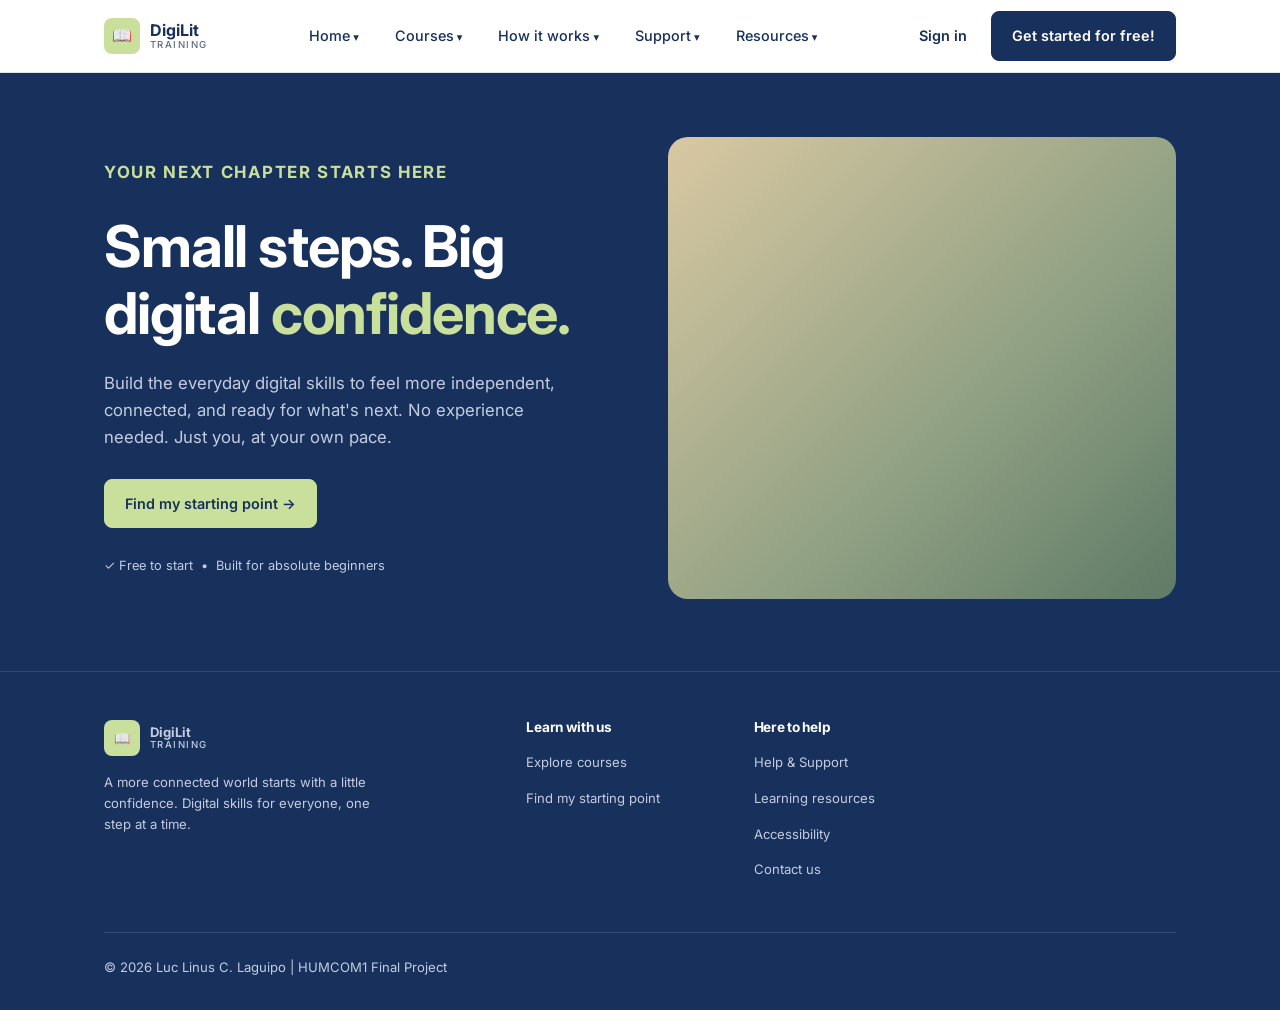
<file: index.html>
<!DOCTYPE html>
<html lang="en">
  <head>
    <meta charset="UTF-8">
    <meta name="viewport" content="width=device-width, initial-scale=1">
    <title>DigiLit Training | Small steps. Big digital confidence.</title>
    <link rel="preconnect" href="https://fonts.googleapis.com">
    <link rel="stylesheet" href="https://fonts.googleapis.com/css2?family=Inter:wght@400;500;600;700&amp;display=swap">
    <link rel="stylesheet" href="styles.css">
  </head>

  <body>
    <a class="skip" href="#main">Skip to main content</a>

    <!-- Navigation Bar and Dropdown Links -->
    <header>
      <div class="wrap bar">
        <a class="brand" href="index.html">
          <span class="logo" aria-hidden="true">&#128214;</span>
          <span>DigiLit<small>TRAINING</small></span>
        </a>
        <nav aria-label="Main">
          <ul class="menu">
            <li>
              <a href="index.html" class = "Nav">Home</a>
              <ul class="sub">
                <li><a href="index.html" class="Nav">Back to Home Page</a></li>
              </ul>
            </li>
            <li>
              <a href="courses.html" class="Nav">Courses</a>
              <ul class="sub">
                <li><a href="index.html">Getting started</a></li>
                <li><a href="courses.html">Everyday life</a></li>
                <li><a href="courses.html">Work &amp; opportunity</a></li>
              </ul>
            </li>
            <li>
              <a href="start.html" class="Nav">How it works</a>
              <ul class="sub">
                <li><a href="start.html">Find your starting point</a></li>
                <li><a href="courses.html">Try a free lesson</a></li>
                <li><a href="faq.html">Celebrate your progress</a></li>
              </ul>
            </li>
            <li>
              <a href="support.html" class="Nav">Support</a>
              <ul class="sub">
                <li><a href="support.html">Help &amp; Support</a></li>
              </ul>
            </li>
            <li>
              <a href="faq.html" class="Nav">Resources</a>
              <ul class="sub">
                <li><a href="faq.html">FAQ</a></li>
                <li><a href="support.html">Accessibility</a></li>
              </ul>
            </li>
          </ul>
        </nav>
        <div class="acct">
          <a href="sign_in.html">Sign in</a>
          <a class="btn" href="start.html">Get started for free!</a>
        </div>
      </div>
    </header>

    <main id="main">
      <!-- Hero: headline, call to action, photo -->
      <section class="hero" id="top" aria-labelledby="hero-title">
        <div class="wrap">
          <div>
            <p class="eyebrow">Your next chapter starts here</p>
            <h1 id="hero-title">Small steps. Big digital <span>confidence.</span></h1>
            <p>
              Build the everyday digital skills to feel more independent, connected, and ready for
              what's next. No experience needed. Just you, at your own pace.
            </p>
            <div class="actions">
              <a class="btn lime" href="start.html">Find my starting point &rarr;</a>
            </div>
            <small>&#10003; Free to start &nbsp;&bull;&nbsp; Built for absolute beginners</small>
          </div>
          <div class="photo" role="img" aria-label="Two women smiling as they use a laptop together">
          </div>
        </div>
      </section>
    </main>

    <!-- Footer (Universal in all pages) -->
    <footer>
      <div class="wrap">
        <div class="cols">
          <div class="brand-col">
            <a class="brand" href="index.html">
              <span class="logo" aria-hidden="true">&#128214;</span>
              <span>DigiLit<small style="color:#c4cde0">TRAINING</small></span>
            </a>
            <p style="margin:16px 0;max-width:17rem">
              A more connected world starts with a little confidence. Digital skills for everyone,
              one step at a time.
            </p>
          </div>
          <nav aria-label="Learn with us">
            <h3>Learn with us</h3>
            <ul>
              <li><a href="courses.html">Explore courses</a></li>
              <li><a href="start.html">Find my starting point</a></li>
            </ul>
          </nav>
          <nav aria-label="Here to help">
            <h3>Here to help</h3>
            <ul>
              <li><a href="support.html">Help &amp; Support</a></li>
              <li><a href="faq.html">Learning resources</a></li>
              <li><a href="support.html">Accessibility</a></li>
              <li><a href="support.html">Contact us</a></li>
            </ul>
          </nav>
        </div>
        <div class="legal">
          <p>&copy; 2026 Luc Linus C. Laguipo | HUMCOM1 Final Project</p>
        </div>
      </div>
    </footer>
  </body>
</html>
</file>
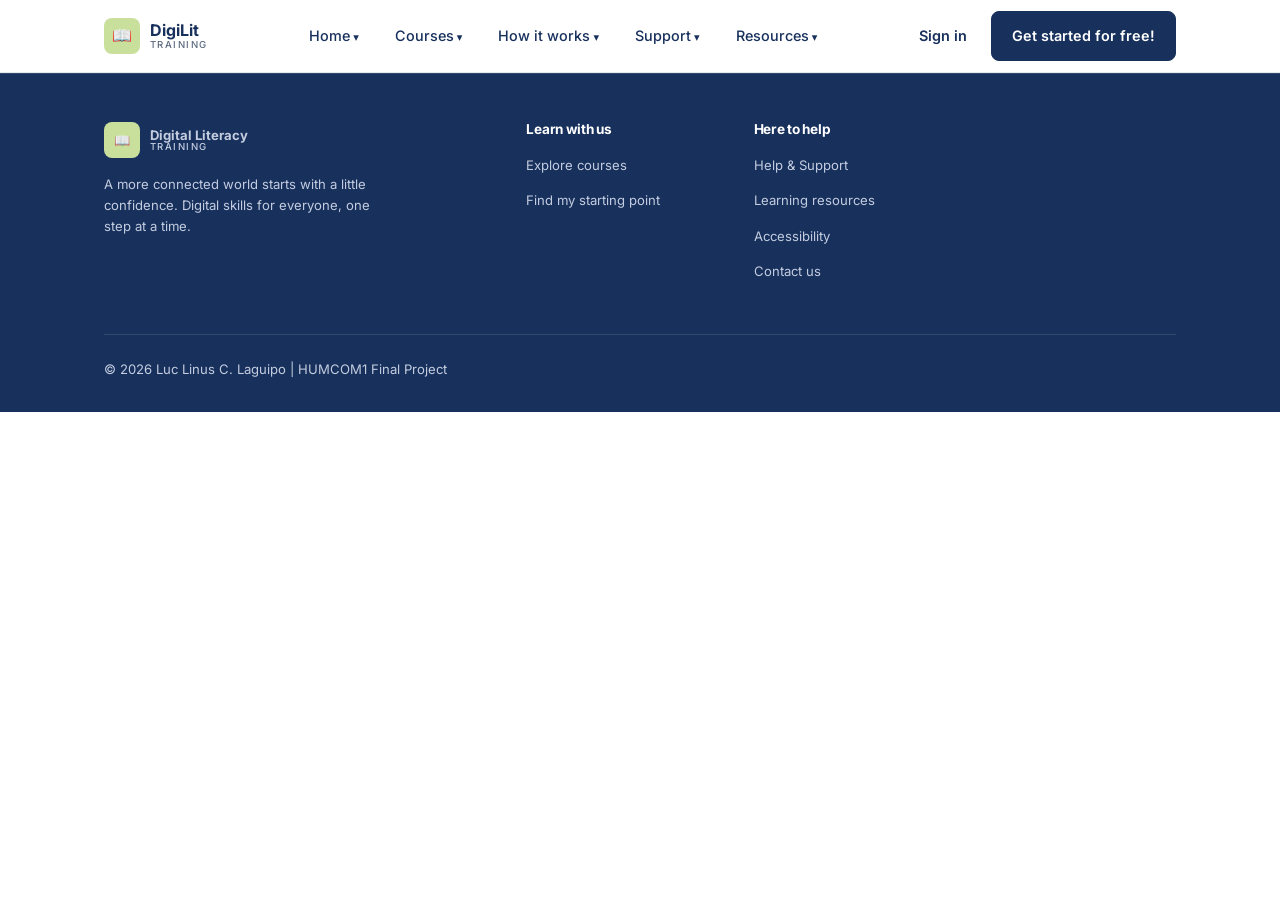
<file: connect.html>
<!DOCTYPE html>
<html lang="en">
<head>
    <meta charset="UTF-8">
    <meta name="viewport" content="width=device-width, initial-scale=1.0">
    <title>Connect | DigiLit Training</title>
    <link rel="preconnect" href="https://fonts.googleapis.com">
    <link rel="stylesheet" href="https://fonts.googleapis.com/css2?family=Inter:wght@400;500;600;700&amp;display=swap">
    <link rel="stylesheet" href="styles.css">
</head>

    <body>
    <a class="skip" href="#main">Skip to main content</a>

    <!-- Navigation Bar and Dropdown Links -->
    <header>
        <div class="wrap bar">
            <a class="brand" href="index.html">
            <span class="logo" aria-hidden="true">&#128214;</span>
            <span>DigiLit<small>TRAINING</small></span>
            </a>
            <nav aria-label="Main">
            <ul class="menu">
                <li>
                <a href="index.html" class = "Nav">Home</a>
                <ul class="sub">
                    <li><a href="index.html" class="Nav">Back to Home Page</a></li>
                </ul>
            <li>
              <a href="courses.html" class="Nav">Courses</a>
              <ul class="sub">
                <li><a href="course1gettingstarted.html">Getting started</a></li>
                <li><a href="course1everydaylife.html">Everyday life</a></li>
                <li><a href="course1work&opp.html">Work &amp; opportunity</a></li>
              </ul>
            </li>
                <li>
                <a href="start.html" class="Nav">How it works</a>
                <ul class="sub">
                    <li><a href="start.html">Find your starting point</a></li>
                    <li><a href="courses.html">Try a free lesson</a></li>
                    <li><a href="faq.html">Celebrate your progress</a></li>
                </ul>
                </li>
                <li>
                <a href="support.html" class="Nav">Support</a>
                <ul class="sub">
                    <li><a href="support.html">Help &amp; Support</a></li>
                </ul>
                </li>
                <li>
                <a href="faq.html" class="Nav">Resources</a>
                <ul class="sub">
                    <li><a href="faq.html">FAQ</a></li>
                    <li><a href="support.html">Accessibility</a></li>
                </ul>
                </li>
            </ul>
            </nav>
            <div class="acct">
            <a href="sign_in.html">Sign in</a>
            <a class="btn" href="start.html">Get started for free!</a>
            </div>
        </div>
        </header>

        <!-- Footer (Universal in all pages) -->
        <footer>
        <div class="wrap">
            <div class="cols">
            <div class="brand-col">
                <a class="brand" href="index.html">
                <span class="logo" aria-hidden="true">&#128214;</span>
                <span>Digital Literacy<small style="color:#c4cde0">TRAINING</small></span>
                </a>
                <p style="margin:16px 0;max-width:17rem">
                A more connected world starts with a little confidence. Digital skills for everyone,
                one step at a time.
                </p>
            </div>
            <nav aria-label="Learn with us">
                <h3>Learn with us</h3>
                <ul>
                <li><a href="courses.html">Explore courses</a></li>
                <li><a href="start.html">Find my starting point</a></li>
                </ul>
            </nav>
            <nav aria-label="Here to help">
                <h3>Here to help</h3>
                <ul>
                <li><a href="support.html">Help &amp; Support</a></li>
                <li><a href="faq.html">Learning resources</a></li>
                <li><a href="support.html">Accessibility</a></li>
                <li><a href="support.html">Contact us</a></li>
                </ul>
            </nav>
            </div>
            <div class="legal">
            <p>&copy; 2026 Luc Linus C. Laguipo | HUMCOM1 Final Project</p>
            </div>
        </div>
        </footer>
    </body>
</html>
</file>
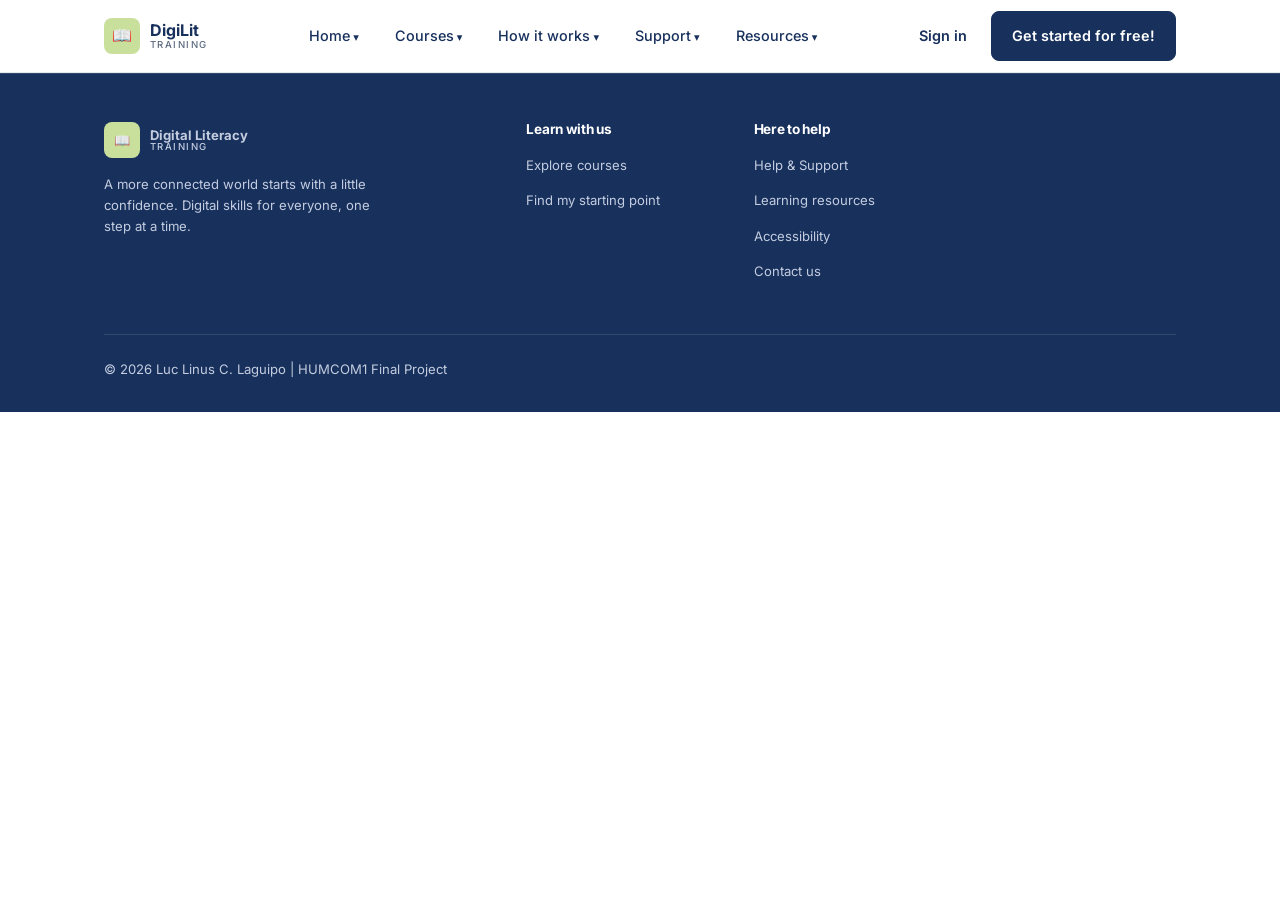
<file: course1everydaylife.html>
<!DOCTYPE html>
<html lang="en">
<head>
    <meta charset="UTF-8">
    <meta name="viewport" content="width=device-width, initial-scale=1.0">
    <title>Course | DigiLit Training</title>
    <link rel="preconnect" href="https://fonts.googleapis.com">
    <link rel="stylesheet" href="https://fonts.googleapis.com/css2?family=Inter:wght@400;500;600;700&amp;display=swap">
    <link rel="stylesheet" href="styles.css">
</head>

    <body>
    <a class="skip" href="#main">Skip to main content</a>

    <!-- Navigation Bar and Dropdown Links -->
    <header>
        <div class="wrap bar">
            <a class="brand" href="index.html">
            <span class="logo" aria-hidden="true">&#128214;</span>
            <span>DigiLit<small>TRAINING</small></span>
            </a>
            <nav aria-label="Main">
            <ul class="menu">
                <li>
                <a href="index.html" class = "Nav">Home</a>
                <ul class="sub">
                    <li><a href="index.html" class="Nav">Back to Home Page</a></li>
                </ul>
                </li>
            <li>
              <a href="courses.html" class="Nav">Courses</a>
              <ul class="sub">
                <li><a href="course1gettingstarted.html">Getting started</a></li>
                <li><a href="course1everydaylife.html">Everyday life</a></li>
                <li><a href="course1work&opp.html">Work &amp; opportunity</a></li>
              </ul>
            </li>
                <li>
                <a href="start.html" class="Nav">How it works</a>
                <ul class="sub">
                    <li><a href="start.html">Find your starting point</a></li>
                    <li><a href="courses.html">Try a free lesson</a></li>
                    <li><a href="faq.html">Celebrate your progress</a></li>
                </ul>
                </li>
                <li>
                <a href="support.html" class="Nav">Support</a>
                <ul class="sub">
                    <li><a href="support.html">Help &amp; Support</a></li>
                </ul>
                </li>
                <li>
                <a href="faq.html" class="Nav">Resources</a>
                <ul class="sub">
                    <li><a href="faq.html">FAQ</a></li>
                    <li><a href="support.html">Accessibility</a></li>
                </ul>
                </li>
            </ul>
            </nav>
            <div class="acct">
            <a href="sign_in.html">Sign in</a>
            <a class="btn" href="start.html">Get started for free!</a>
            </div>
        </div>
        </header>

        <!-- Footer (Universal in all pages) -->
        <footer>
        <div class="wrap">
            <div class="cols">
            <div class="brand-col">
                <a class="brand" href="index.html">
                <span class="logo" aria-hidden="true">&#128214;</span>
                <span>Digital Literacy<small style="color:#c4cde0">TRAINING</small></span>
                </a>
                <p style="margin:16px 0;max-width:17rem">
                A more connected world starts with a little confidence. Digital skills for everyone,
                one step at a time.
                </p>
            </div>
            <nav aria-label="Learn with us">
                <h3>Learn with us</h3>
                <ul>
                <li><a href="courses.html">Explore courses</a></li>
                <li><a href="start.html">Find my starting point</a></li>
                </ul>
            </nav>
            <nav aria-label="Here to help">
                <h3>Here to help</h3>
                <ul>
                <li><a href="support.html">Help &amp; Support</a></li>
                <li><a href="faq.html">Learning resources</a></li>
                <li><a href="support.html">Accessibility</a></li>
                <li><a href="support.html">Contact us</a></li>
                </ul>
            </nav>
            </div>
            <div class="legal">
            <p>&copy; 2026 Luc Linus C. Laguipo | HUMCOM1 Final Project</p>
            </div>
        </div>
        </footer>
    </body>
</html>
</file>
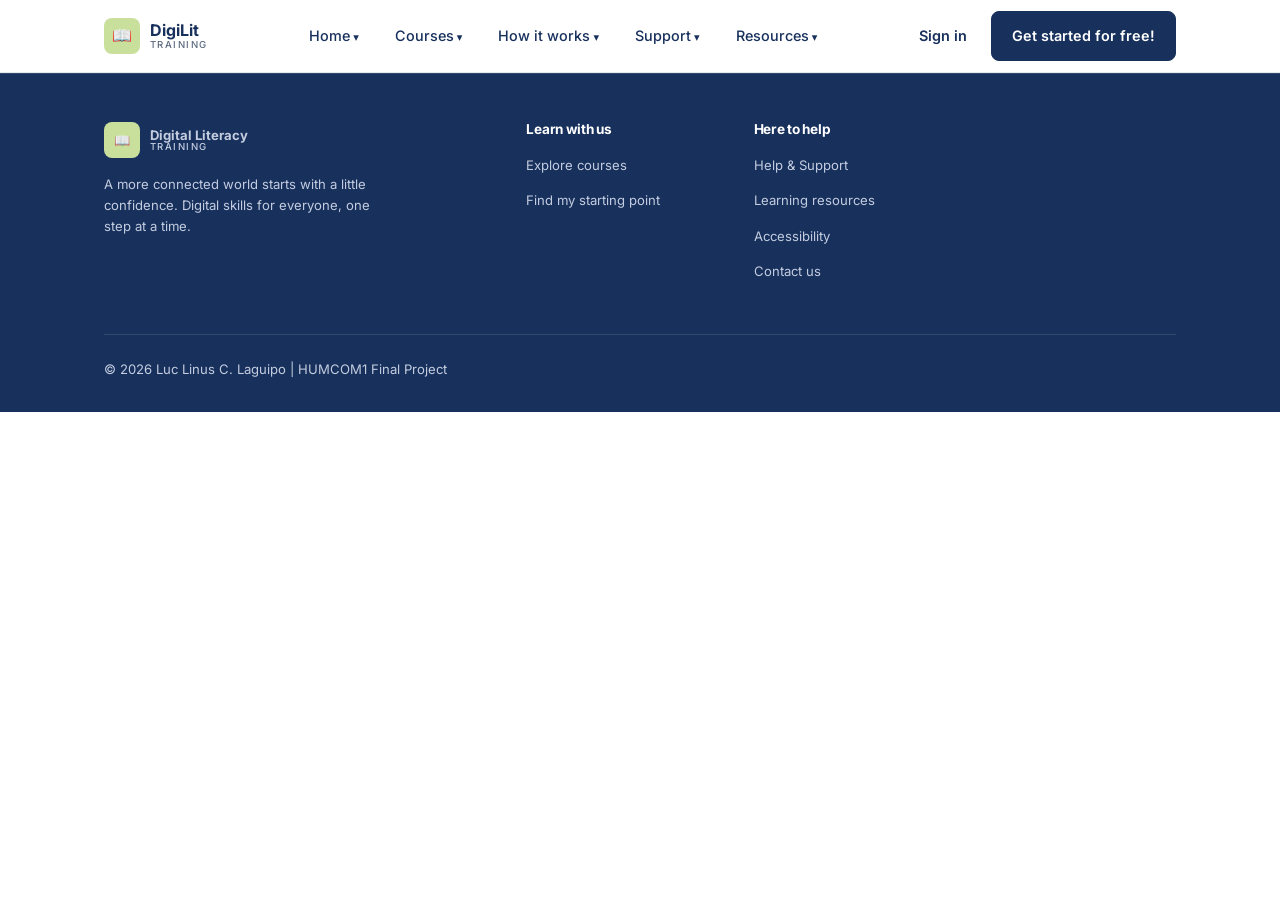
<file: course1work&opp.html>
<!DOCTYPE html>
<html lang="en">
<head>
    <meta charset="UTF-8">
    <meta name="viewport" content="width=device-width, initial-scale=1.0">
    <title>Course | DigiLit Training</title>
    <link rel="preconnect" href="https://fonts.googleapis.com">
    <link rel="stylesheet" href="https://fonts.googleapis.com/css2?family=Inter:wght@400;500;600;700&amp;display=swap">
    <link rel="stylesheet" href="styles.css">
</head>

    <body>
    <a class="skip" href="#main">Skip to main content</a>

    <!-- Navigation Bar and Dropdown Links -->
    <header>
        <div class="wrap bar">
            <a class="brand" href="index.html">
            <span class="logo" aria-hidden="true">&#128214;</span>
            <span>DigiLit<small>TRAINING</small></span>
            </a>
            <nav aria-label="Main">
            <ul class="menu">
                <li>
                <a href="index.html" class = "Nav">Home</a>
                <ul class="sub">
                    <li><a href="index.html" class="Nav">Back to Home Page</a></li>
                </ul>
            <li>
              <a href="courses.html" class="Nav">Courses</a>
              <ul class="sub">
                <li><a href="course1gettingstarted.html">Getting started</a></li>
                <li><a href="course1everydaylife.html">Everyday life</a></li>
                <li><a href="course1work&opp.html">Work &amp; opportunity</a></li>
              </ul>
            </li>
                <li>
                <a href="start.html" class="Nav">How it works</a>
                <ul class="sub">
                    <li><a href="start.html">Find your starting point</a></li>
                    <li><a href="courses.html">Try a free lesson</a></li>
                    <li><a href="faq.html">Celebrate your progress</a></li>
                </ul>
                </li>
                <li>
                <a href="support.html" class="Nav">Support</a>
                <ul class="sub">
                    <li><a href="support.html">Help &amp; Support</a></li>
                </ul>
                </li>
                <li>
                <a href="faq.html" class="Nav">Resources</a>
                <ul class="sub">
                    <li><a href="faq.html">FAQ</a></li>
                    <li><a href="support.html">Accessibility</a></li>
                </ul>
                </li>
            </ul>
            </nav>
            <div class="acct">
            <a href="sign_in.html">Sign in</a>
            <a class="btn" href="start.html">Get started for free!</a>
            </div>
        </div>
        </header>

        <!-- Footer (Universal in all pages) -->
        <footer>
        <div class="wrap">
            <div class="cols">
            <div class="brand-col">
                <a class="brand" href="index.html">
                <span class="logo" aria-hidden="true">&#128214;</span>
                <span>Digital Literacy<small style="color:#c4cde0">TRAINING</small></span>
                </a>
                <p style="margin:16px 0;max-width:17rem">
                A more connected world starts with a little confidence. Digital skills for everyone,
                one step at a time.
                </p>
            </div>
            <nav aria-label="Learn with us">
                <h3>Learn with us</h3>
                <ul>
                <li><a href="courses.html">Explore courses</a></li>
                <li><a href="start.html">Find my starting point</a></li>
                </ul>
            </nav>
            <nav aria-label="Here to help">
                <h3>Here to help</h3>
                <ul>
                <li><a href="support.html">Help &amp; Support</a></li>
                <li><a href="faq.html">Learning resources</a></li>
                <li><a href="support.html">Accessibility</a></li>
                <li><a href="support.html">Contact us</a></li>
                </ul>
            </nav>
            </div>
            <div class="legal">
            <p>&copy; 2026 Luc Linus C. Laguipo | HUMCOM1 Final Project</p>
            </div>
        </div>
        </footer>
    </body>
</html>
</file>
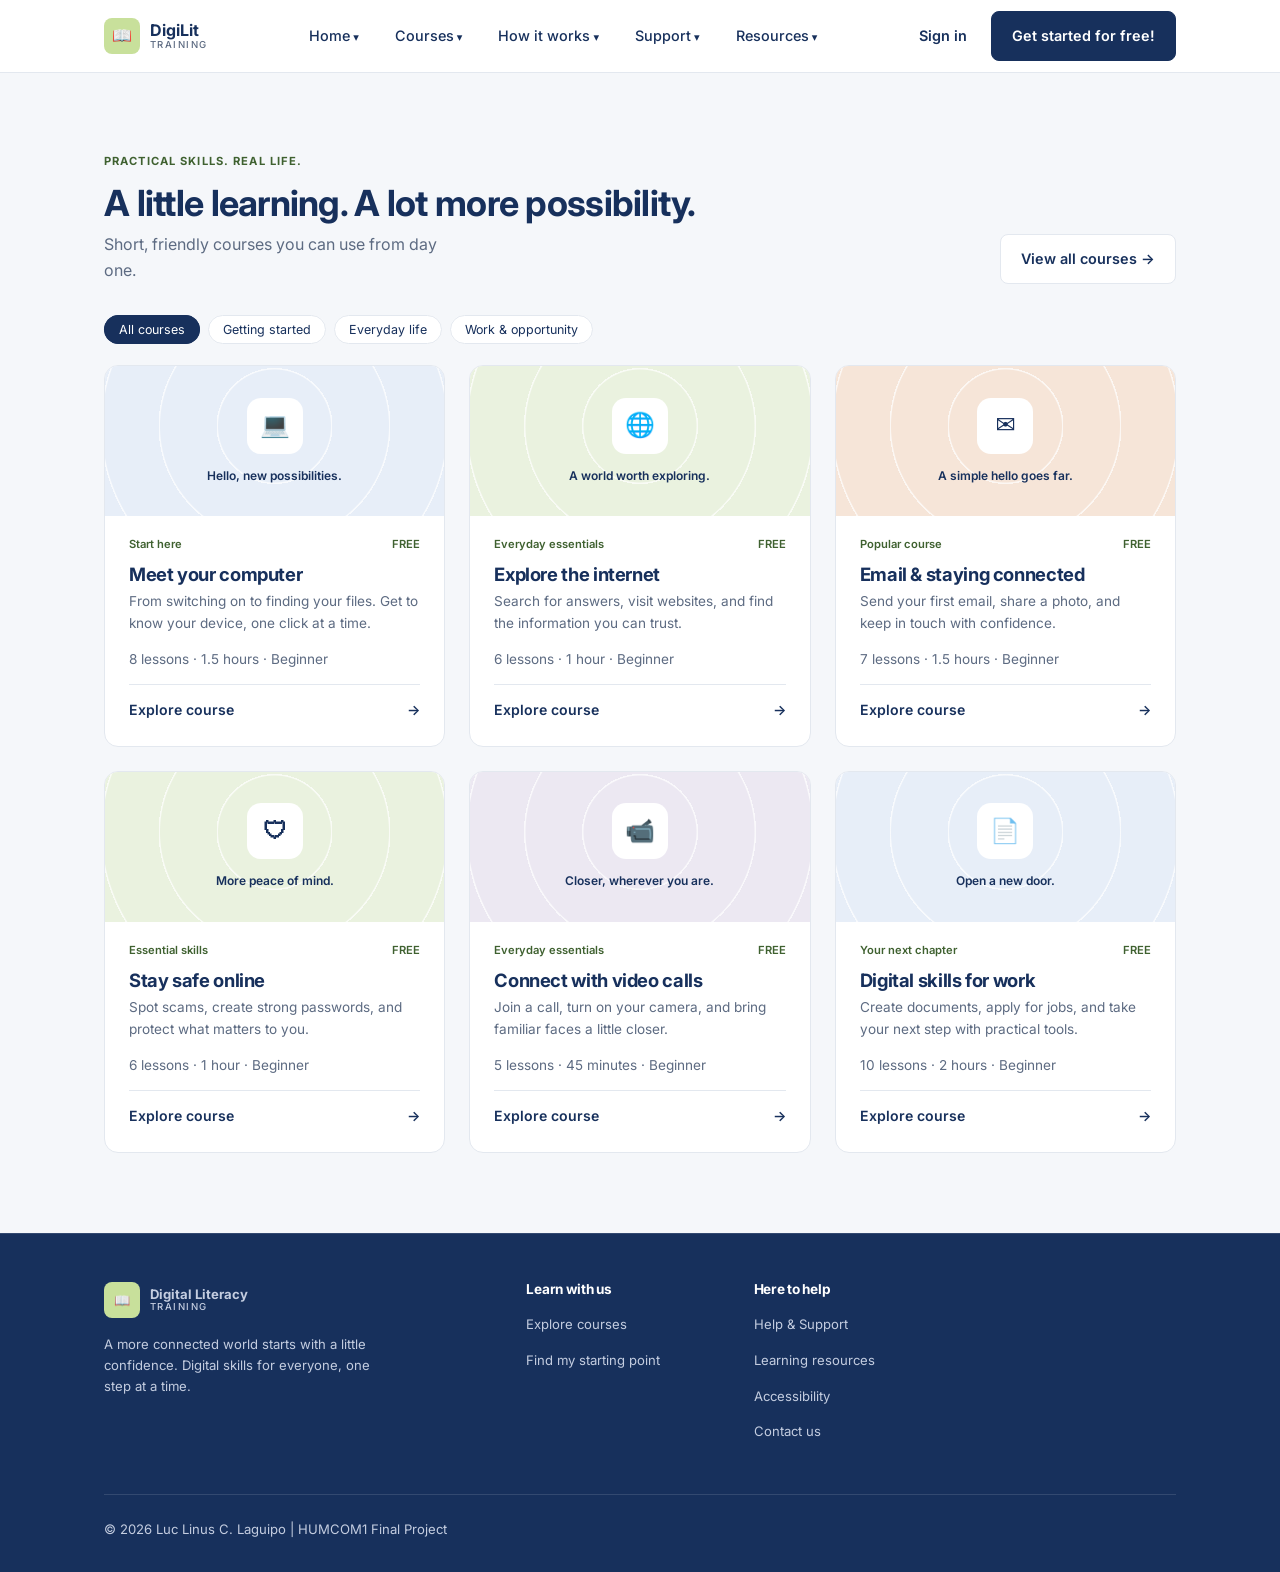
<file: courses.html>
<!DOCTYPE html>
<html lang="en">
  <head>
    <meta charset="UTF-8">
    <meta name="viewport" content="width=device-width, initial-scale=1">
    <title>Courses | DigiLit Training</title>
    <link rel="preconnect" href="https://fonts.googleapis.com">
    <link rel="stylesheet" href="https://fonts.googleapis.com/css2?family=Inter:wght@400;500;600;700&amp;display=swap">
    <link rel="stylesheet" href="styles.css">
  </head>

  <body>
    <a class="skip" href="#main">Skip to main content</a>

    <!-- Navigation Bar and Dropdown Links -->
    <header>
      <div class="wrap bar">
        <a class="brand" href="index.html">
          <span class="logo" aria-hidden="true">&#128214;</span>
          <span>DigiLit<small>TRAINING</small></span>
        </a>
        <nav aria-label="Main">
          <ul class="menu">
            <li>
              <a href="index.html" class = "Nav">Home</a>
              <ul class="sub">
                <li><a href="index.html" class="Nav">Back to Home Page</a></li>
              </ul>
            </li>
            <li>
              <a href="courses.html" class="Nav">Courses</a>
              <ul class="sub">
                <li><a href="course1gettingstarted.html">Getting started</a></li>
                <li><a href="course1everydaylife.html">Everyday life</a></li>
                <li><a href="course1work&opp.html">Work &amp; opportunity</a></li>
              </ul>
            </li>
            <li>
              <a href="start.html" class="Nav">How it works</a>
              <ul class="sub">
                <li><a href="start.html">Find your starting point</a></li>
                <li><a href="courses.html">Try a free lesson</a></li>
                <li><a href="faq.html">Celebrate your progress</a></li>
              </ul>
            </li>
            <li>
              <a href="support.html" class="Nav">Support</a>
              <ul class="sub">
                <li><a href="support.html">Help &amp; Support</a></li>
              </ul>
            </li>
            <li>
              <a href="faq.html" class="Nav">Resources</a>
              <ul class="sub">
                <li><a href="faq.html">FAQ</a></li>
                <li><a href="support.html">Accessibility</a></li>
              </ul>
            </li>
          </ul>
        </nav>
        <div class="acct">
          <a href="sign_in.html">Sign in</a>
          <a class="btn" href="start.html">Get started for free!</a>
        </div>
      </div>
    </header>

    <main id="main">
      <!-- Course cards -->
      <section class="courses" id="courses" aria-labelledby="courses-title">
        <div class="wrap">
          <div class="head">
            <div>
              <p class="eyebrow">Practical skills. Real life.</p>
              <h2 id="courses-title">A little learning. A lot more possibility.</h2>
              <p>Short, friendly courses you can use from day one.</p>
            </div>
            <a class="btn ghost" href="courses.html">View all courses &rarr;</a>
          </div>
          <ul class="pills" aria-label="Course categories">
            <li><a class="on" href="courses.html" aria-current="true">All courses</a></li>
            <li><a href="course1gettingstarted.html">Getting started</a></li>
            <li><a href="course1everydaylife.html">Everyday life</a></li>
            <li><a href="course1work&opp.html">Work &amp; opportunity</a></li>
          </ul>
          <div class="cards">
            <article class="card course">
              <div class="thumb c-blue">
                <span class="tile" aria-hidden="true">&#128187;</span>Hello, new possibilities.
              </div>
              <div class="body">
                <div class="meta">
                  <span>Start here</span>
                  <span>FREE</span>
                </div>
                <h3>Meet your computer</h3>
                <p>From switching on to finding your files. Get to know your device, one click at a time.</p>
                <p class="facts">8 lessons &middot; 1.5 hours &middot; Beginner</p>
                <a class="more" href="MeetCompu.html">
                  Explore course <span aria-hidden="true">&rarr;</span>
                </a>
              </div>
            </article>
            <article class="card course">
              <div class="thumb c-sage">
                <span class="tile" aria-hidden="true">&#127760;</span>A world worth exploring.
              </div>
              <div class="body">
                <div class="meta">
                  <span>Everyday essentials</span>
                  <span>FREE</span>
                </div>
                <h3>Explore the internet</h3>
                <p>Search for answers, visit websites, and find the information you can trust.</p>
                <p class="facts">6 lessons &middot; 1 hour &middot; Beginner</p>
                <a class="more" href="everydayessentials.html">
                  Explore course <span aria-hidden="true">&rarr;</span>
                </a>
              </div>
            </article>
            <article class="card course">
              <div class="thumb c-peach">
                <span class="tile" aria-hidden="true">&#9993;</span>A simple hello goes far.
              </div>
              <div class="body">
                <div class="meta">
                  <span>Popular course</span>
                  <span>FREE</span>
                </div>
                <h3>Email &amp; staying connected</h3>
                <p>Send your first email, share a photo, and keep in touch with confidence.</p>
                <p class="facts">7 lessons &middot; 1.5 hours &middot; Beginner</p>
                <a class="more" href="email.html">
                  Explore course <span aria-hidden="true">&rarr;</span>
                </a>
              </div>
            </article>
            <article class="card course">
              <div class="thumb c-sage">
                <span class="tile" aria-hidden="true">&#128737;</span>More peace of mind.
              </div>
              <div class="body">
                <div class="meta">
                  <span>Essential skills</span>
                  <span>FREE</span>
                </div>
                <h3>Stay safe online</h3>
                <p>Spot scams, create strong passwords, and protect what matters to you.</p>
                <p class="facts">6 lessons &middot; 1 hour &middot; Beginner</p>
                <a class="more" href="safety.html">
                  Explore course <span aria-hidden="true">&rarr;</span>
                </a>
              </div>
            </article>
            <article class="card course">
              <div class="thumb c-lav">
                <span class="tile" aria-hidden="true">&#128249;</span>Closer, wherever you are.
              </div>
              <div class="body">
                <div class="meta">
                  <span>Everyday essentials</span>
                  <span>FREE</span>
                </div>
                <h3>Connect with video calls</h3>
                <p>Join a call, turn on your camera, and bring familiar faces a little closer.</p>
                <p class="facts">5 lessons &middot; 45 minutes &middot; Beginner</p>
                <a class="more" href="connect.html">
                  Explore course <span aria-hidden="true">&rarr;</span>
                </a>
              </div>
            </article>
            <article class="card course">
              <div class="thumb c-blue">
                <span class="tile" aria-hidden="true">&#128196;</span>Open a new door.
              </div>
              <div class="body">
                <div class="meta">
                  <span>Your next chapter</span>
                  <span>FREE</span>
                </div>
                <h3>Digital skills for work</h3>
                <p>Create documents, apply for jobs, and take your next step with practical tools.</p>
                <p class="facts">10 lessons &middot; 2 hours &middot; Beginner</p>
                <a class="more" href="work.html">
                  Explore course <span aria-hidden="true">&rarr;</span>
                </a>
              </div>
            </article>
          </div>
        </div>
      </section>

    </main>

    <!-- Footer (Universal in all pages) -->
    <footer>
      <div class="wrap">
        <div class="cols">
          <div class="brand-col">
            <a class="brand" href="index.html">
              <span class="logo" aria-hidden="true">&#128214;</span>
              <span>Digital Literacy<small style="color:#c4cde0">TRAINING</small></span>
            </a>
            <p style="margin:16px 0;max-width:17rem">
              A more connected world starts with a little confidence. Digital skills for everyone,
              one step at a time.
            </p>
          </div>
          <nav aria-label="Learn with us">
            <h3>Learn with us</h3>
            <ul>
              <li><a href="courses.html">Explore courses</a></li>
              <li><a href="start.html">Find my starting point</a></li>
            </ul>
          </nav>
          <nav aria-label="Here to help">
            <h3>Here to help</h3>
            <ul>
              <li><a href="support.html">Help &amp; Support</a></li>
              <li><a href="faq.html">Learning resources</a></li>
              <li><a href="support.html">Accessibility</a></li>
              <li><a href="support.html">Contact us</a></li>
            </ul>
          </nav>
        </div>
        <div class="legal">
          <p>&copy; 2026 Luc Linus C. Laguipo | HUMCOM1 Final Project</p>
        </div>
      </div>
    </footer>
  </body>
</html>
</file>
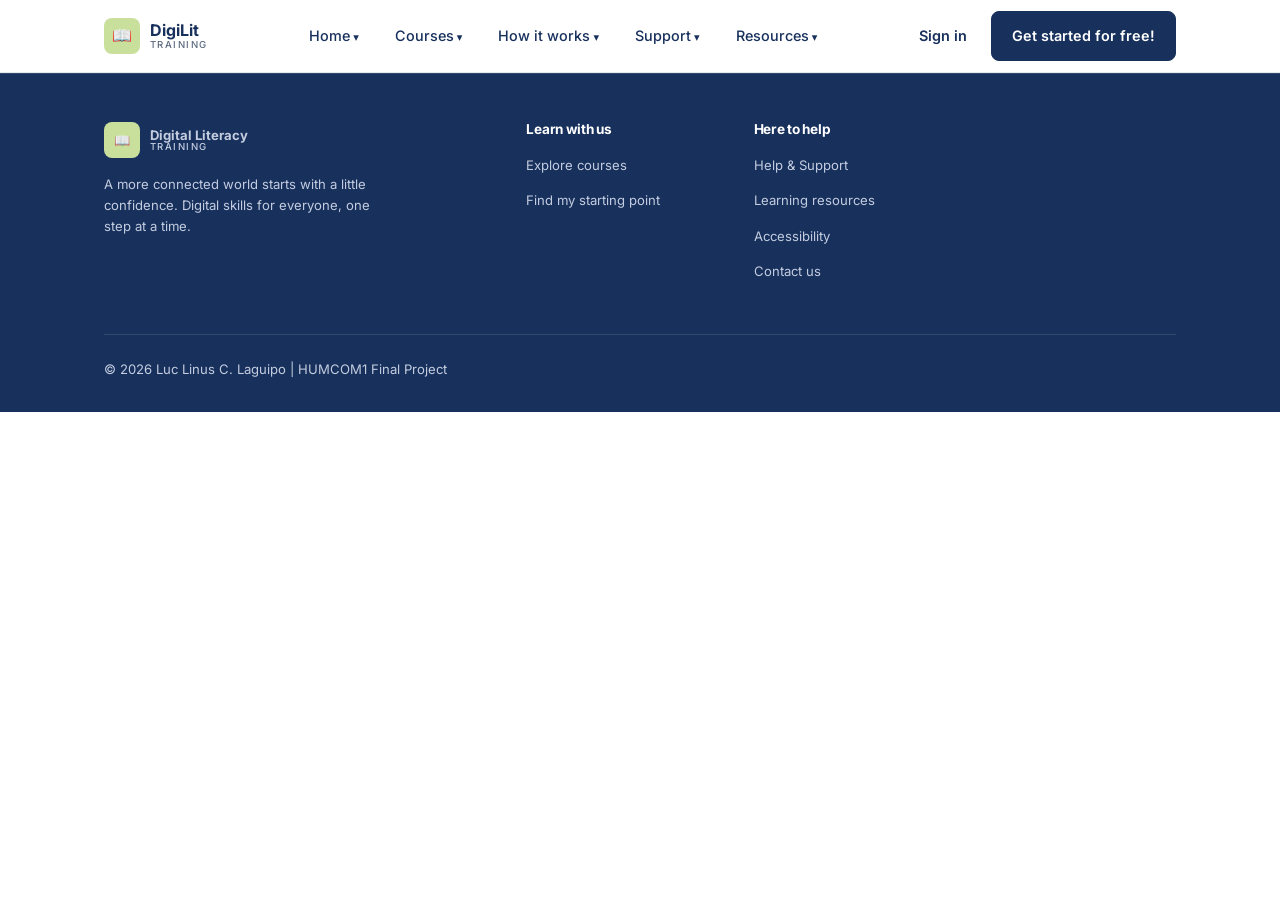
<file: email.html>
<!DOCTYPE html>
<html lang="en">
<head>
    <meta charset="UTF-8">
    <meta name="viewport" content="width=device-width, initial-scale=1.0">
    <title>Emails | DigiLit Training</title>
    <link rel="preconnect" href="https://fonts.googleapis.com">
    <link rel="stylesheet" href="https://fonts.googleapis.com/css2?family=Inter:wght@400;500;600;700&amp;display=swap">
    <link rel="stylesheet" href="styles.css">
</head>

    <body>
    <a class="skip" href="#main">Skip to main content</a>

    <!-- Navigation Bar and Dropdown Links -->
    <header>
        <div class="wrap bar">
            <a class="brand" href="index.html">
            <span class="logo" aria-hidden="true">&#128214;</span>
            <span>DigiLit<small>TRAINING</small></span>
            </a>
            <nav aria-label="Main">
            <ul class="menu">
                <li>
                <a href="index.html" class = "Nav">Home</a>
                <ul class="sub">
                    <li><a href="index.html" class="Nav">Back to Home Page</a></li>
                </ul>
            <li>
              <a href="courses.html" class="Nav">Courses</a>
              <ul class="sub">
                <li><a href="course1gettingstarted.html">Getting started</a></li>
                <li><a href="course1everydaylife.html">Everyday life</a></li>
                <li><a href="course1work&opp.html">Work &amp; opportunity</a></li>
              </ul>
            </li>
                <li>
                <a href="start.html" class="Nav">How it works</a>
                <ul class="sub">
                    <li><a href="start.html">Find your starting point</a></li>
                    <li><a href="courses.html">Try a free lesson</a></li>
                    <li><a href="faq.html">Celebrate your progress</a></li>
                </ul>
                </li>
                <li>
                <a href="support.html" class="Nav">Support</a>
                <ul class="sub">
                    <li><a href="support.html">Help &amp; Support</a></li>
                </ul>
                </li>
                <li>
                <a href="faq.html" class="Nav">Resources</a>
                <ul class="sub">
                    <li><a href="faq.html">FAQ</a></li>
                    <li><a href="support.html">Accessibility</a></li>
                </ul>
                </li>
            </ul>
            </nav>
            <div class="acct">
            <a href="sign_in.html">Sign in</a>
            <a class="btn" href="start.html">Get started for free!</a>
            </div>
        </div>
        </header>

        <!-- Footer (Universal in all pages) -->
        <footer>
        <div class="wrap">
            <div class="cols">
            <div class="brand-col">
                <a class="brand" href="index.html">
                <span class="logo" aria-hidden="true">&#128214;</span>
                <span>Digital Literacy<small style="color:#c4cde0">TRAINING</small></span>
                </a>
                <p style="margin:16px 0;max-width:17rem">
                A more connected world starts with a little confidence. Digital skills for everyone,
                one step at a time.
                </p>
            </div>
            <nav aria-label="Learn with us">
                <h3>Learn with us</h3>
                <ul>
                <li><a href="courses.html">Explore courses</a></li>
                <li><a href="start.html">Find my starting point</a></li>
                </ul>
            </nav>
            <nav aria-label="Here to help">
                <h3>Here to help</h3>
                <ul>
                <li><a href="support.html">Help &amp; Support</a></li>
                <li><a href="faq.html">Learning resources</a></li>
                <li><a href="support.html">Accessibility</a></li>
                <li><a href="support.html">Contact us</a></li>
                </ul>
            </nav>
            </div>
            <div class="legal">
            <p>&copy; 2026 Luc Linus C. Laguipo | HUMCOM1 Final Project</p>
            </div>
        </div>
        </footer>
    </body>
</html>
</file>
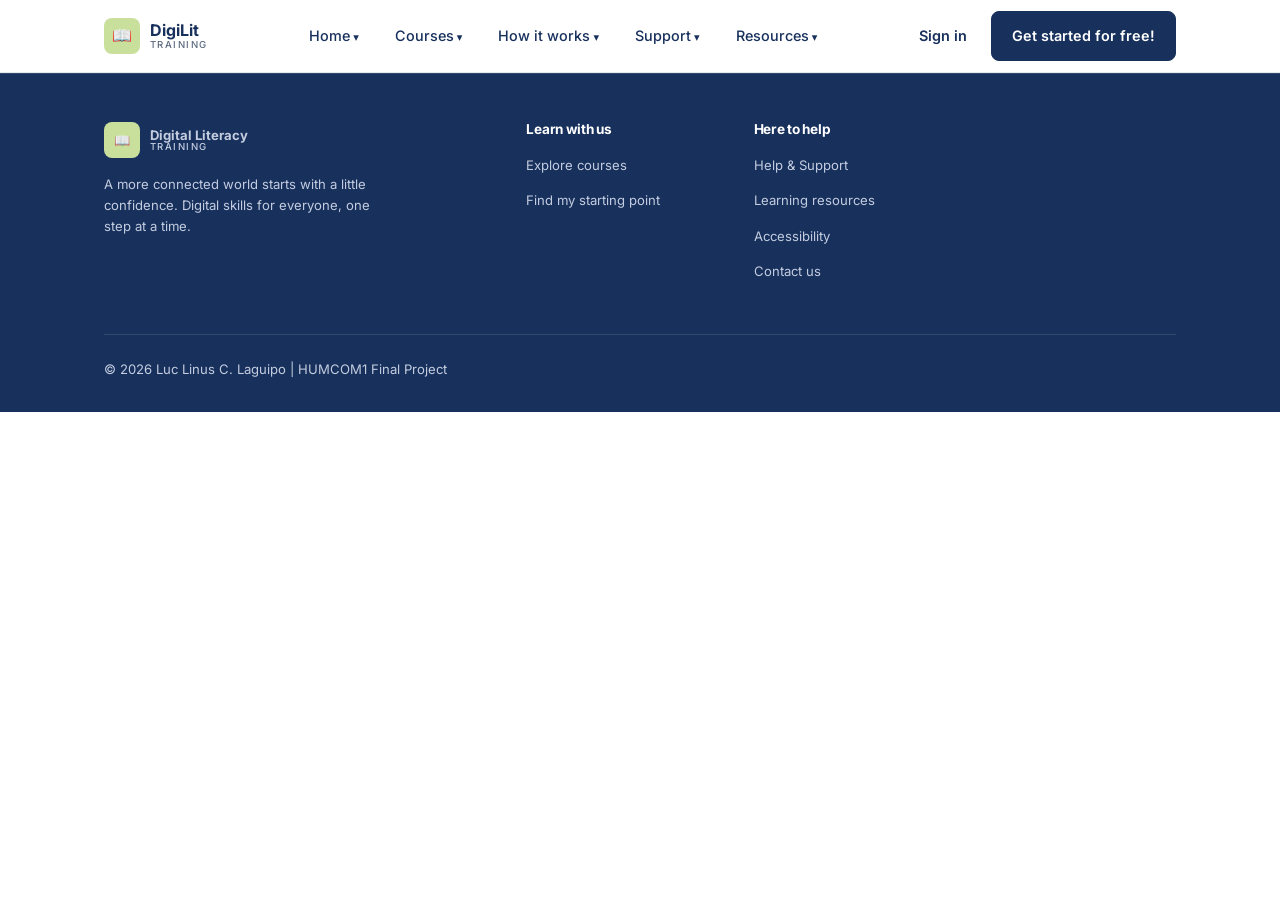
<file: everydayessentials.html>
<!DOCTYPE html>
<html lang="en">
<head>
    <meta charset="UTF-8">
    <meta name="viewport" content="width=device-width, initial-scale=1.0">
    <title>Everyday Things | DigiLit Training</title>
    <link rel="preconnect" href="https://fonts.googleapis.com">
    <link rel="stylesheet" href="https://fonts.googleapis.com/css2?family=Inter:wght@400;500;600;700&amp;display=swap">
    <link rel="stylesheet" href="styles.css">
</head>

    <body>
    <a class="skip" href="#main">Skip to main content</a>

    <!-- Navigation Bar and Dropdown Links -->
    <header>
        <div class="wrap bar">
            <a class="brand" href="index.html">
            <span class="logo" aria-hidden="true">&#128214;</span>
            <span>DigiLit<small>TRAINING</small></span>
            </a>
            <nav aria-label="Main">
            <ul class="menu">
                <li>
                <a href="index.html" class = "Nav">Home</a>
                <ul class="sub">
                    <li><a href="index.html" class="Nav">Back to Home Page</a></li>
                </ul>
            <li>
              <a href="courses.html" class="Nav">Courses</a>
              <ul class="sub">
                <li><a href="course1gettingstarted.html">Getting started</a></li>
                <li><a href="course1everydaylife.html">Everyday life</a></li>
                <li><a href="course1work&opp.html">Work &amp; opportunity</a></li>
              </ul>
            </li>
                <li>
                <a href="start.html" class="Nav">How it works</a>
                <ul class="sub">
                    <li><a href="start.html">Find your starting point</a></li>
                    <li><a href="courses.html">Try a free lesson</a></li>
                    <li><a href="faq.html">Celebrate your progress</a></li>
                </ul>
                </li>
                <li>
                <a href="support.html" class="Nav">Support</a>
                <ul class="sub">
                    <li><a href="support.html">Help &amp; Support</a></li>
                </ul>
                </li>
                <li>
                <a href="faq.html" class="Nav">Resources</a>
                <ul class="sub">
                    <li><a href="faq.html">FAQ</a></li>
                    <li><a href="support.html">Accessibility</a></li>
                </ul>
                </li>
            </ul>
            </nav>
            <div class="acct">
            <a href="sign_in.html">Sign in</a>
            <a class="btn" href="start.html">Get started for free!</a>
            </div>
        </div>
        </header>

        <!-- Footer (Universal in all pages) -->
        <footer>
        <div class="wrap">
            <div class="cols">
            <div class="brand-col">
                <a class="brand" href="index.html">
                <span class="logo" aria-hidden="true">&#128214;</span>
                <span>Digital Literacy<small style="color:#c4cde0">TRAINING</small></span>
                </a>
                <p style="margin:16px 0;max-width:17rem">
                A more connected world starts with a little confidence. Digital skills for everyone,
                one step at a time.
                </p>
            </div>
            <nav aria-label="Learn with us">
                <h3>Learn with us</h3>
                <ul>
                <li><a href="courses.html">Explore courses</a></li>
                <li><a href="start.html">Find my starting point</a></li>
                </ul>
            </nav>
            <nav aria-label="Here to help">
                <h3>Here to help</h3>
                <ul>
                <li><a href="support.html">Help &amp; Support</a></li>
                <li><a href="faq.html">Learning resources</a></li>
                <li><a href="support.html">Accessibility</a></li>
                <li><a href="support.html">Contact us</a></li>
                </ul>
            </nav>
            </div>
            <div class="legal">
            <p>&copy; 2026 Luc Linus C. Laguipo | HUMCOM1 Final Project</p>
            </div>
        </div>
        </footer>
    </body>
</html>
</file>
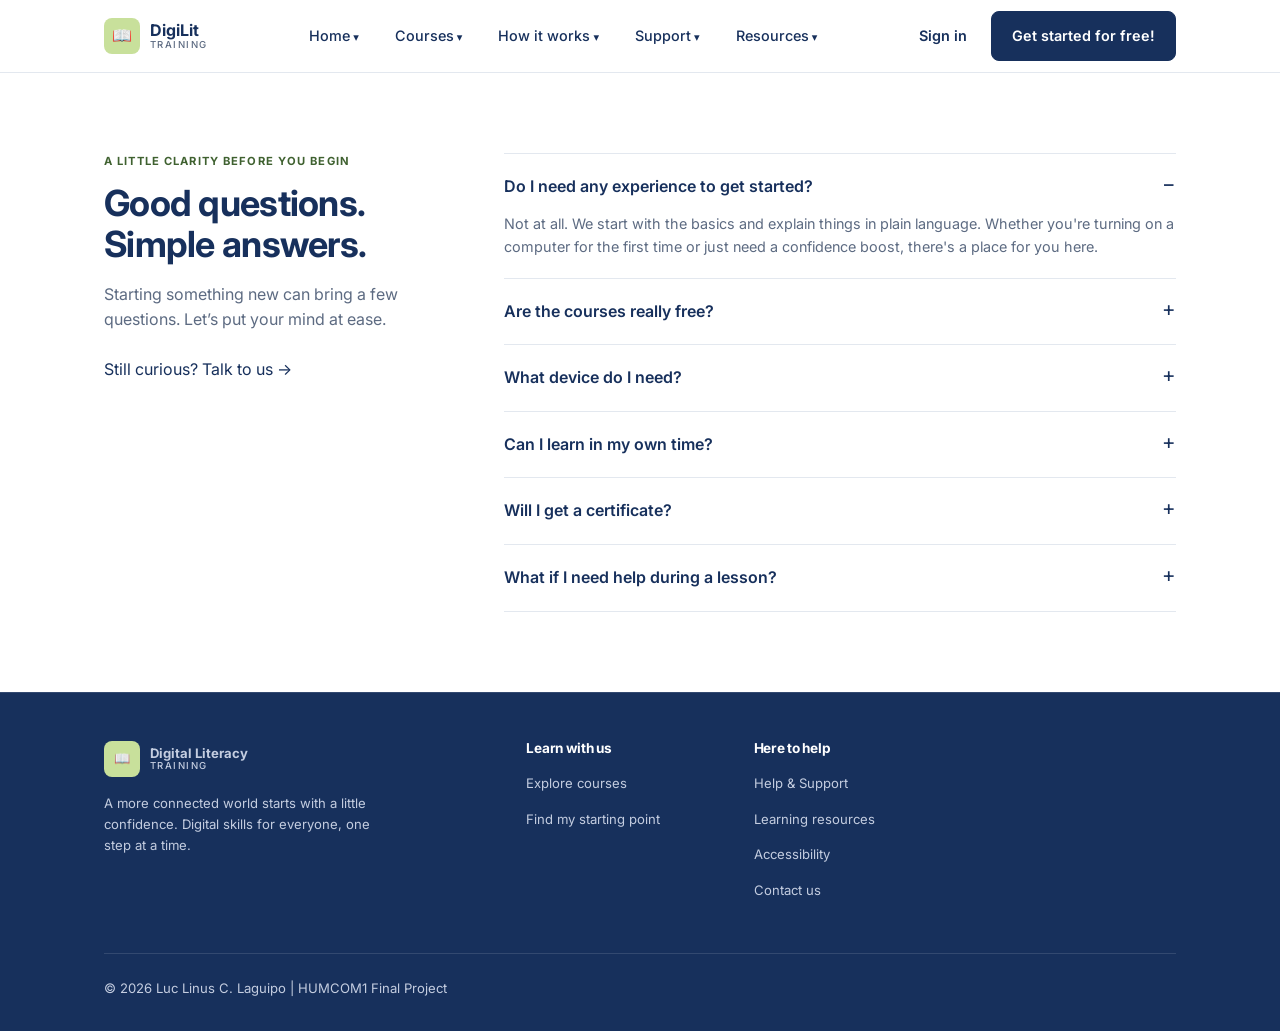
<file: faq.html>
<!DOCTYPE html>
<html lang="en">
  <head>
    <meta charset="UTF-8">
    <meta name="viewport" content="width=device-width, initial-scale=1">
    <title>FAQ | DigiLit Training</title>
    <link rel="preconnect" href="https://fonts.googleapis.com">
    <link rel="stylesheet" href="https://fonts.googleapis.com/css2?family=Inter:wght@400;500;600;700&amp;display=swap">
    <link rel="stylesheet" href="styles.css">
  </head>

  <body>
    <a class="skip" href="#main">Skip to main content</a>

    <!-- Navigation Bar and Dropdown Links -->
    <header>
      <div class="wrap bar">
        <a class="brand" href="index.html">
          <span class="logo" aria-hidden="true">&#128214;</span>
          <span>DigiLit<small>TRAINING</small></span>
        </a>
        <nav aria-label="Main">
          <ul class="menu">
            <li>
              <a href="index.html" class = "Nav">Home</a>
              <ul class="sub">
                <li><a href="index.html" class="Nav">Back to Home Page</a></li>
              </ul>
            </li>
            <li>
              <a href="courses.html" class="Nav">Courses</a>
              <ul class="sub">
                <li><a href="index.html">Getting started</a></li>
                <li><a href="courses.html">Everyday life</a></li>
                <li><a href="courses.html">Work &amp; opportunity</a></li>
              </ul>
            </li>
            <li>
              <a href="start.html" class="Nav">How it works</a>
              <ul class="sub">
                <li><a href="start.html">Find your starting point</a></li>
                <li><a href="courses.html">Try a free lesson</a></li>
                <li><a href="faq.html">Celebrate your progress</a></li>
              </ul>
            </li>
            <li>
              <a href="support.html" class="Nav">Support</a>
              <ul class="sub">
                <li><a href="support.html">Help &amp; Support</a></li>
              </ul>
            </li>
            <li>
              <a href="faq.html" class="Nav">Resources</a>
              <ul class="sub">
                <li><a href="faq.html">FAQ</a></li>
                <li><a href="support.html">Accessibility</a></li>
              </ul>
            </li>
          </ul>
        </nav>
        <div class="acct">
          <a href="sign_in.html">Sign in</a>
          <a class="btn" href="start.html">Get started for free!</a>
        </div>
      </div>
    </header>

    <main id="main">
      <!-- FAQ: details/summary opens and closes without JavaScript -->
      <section class="faq" id="faq" aria-labelledby="faq-title">
        <div class="wrap">
          <div>
            <p class="eyebrow">A little clarity before you begin</p>
            <h2 id="faq-title">Good questions. Simple answers.</h2>
            <p>
              Starting something new can bring a few questions. Let&rsquo;s put your mind at ease.
            </p>
            <a class="link" href="support.html">Still curious? Talk to us &rarr;</a>
          </div>
          <div>
            <details open>
              <summary>Do I need any experience to get started?</summary>
              <p>
                Not at all. We start with the basics and explain things in plain language. Whether
                you're turning on a computer for the first time or just need a confidence
                boost, there's a place for you here.
              </p>
            </details>
            <details>
              <summary>Are the courses really free?</summary>
              <p>Yes. Every course on this page is free to start and finish.</p>
            </details>
            <details>
              <summary>What device do I need?</summary>
              <p>A computer, tablet, or smartphone with an internet connection is all you need.</p>
            </details>
            <details>
              <summary>Can I learn in my own time?</summary>
              <p>Yes. Lessons are bite-sized, and you can pause and pick up where you left off.</p>
            </details>
            <details>
              <summary>Will I get a certificate?</summary>
              <p>Yes. You'll earn a certificate to celebrate each course you complete.</p>
            </details>
            <details>
              <summary>What if I need help during a lesson?</summary>
              <p>
                Our support team is available Monday to Friday, 9am to 5pm, by email or a scheduled
                call.
              </p>
            </details>
          </div>
        </div>
      </section>

    </main>

    <!-- Footer (Universal in all pages) -->
    <footer>
      <div class="wrap">
        <div class="cols">
          <div class="brand-col">
            <a class="brand" href="index.html">
              <span class="logo" aria-hidden="true">&#128214;</span>
              <span>Digital Literacy<small style="color:#c4cde0">TRAINING</small></span>
            </a>
            <p style="margin:16px 0;max-width:17rem">
              A more connected world starts with a little confidence. Digital skills for everyone,
              one step at a time.
            </p>
          </div>
          <nav aria-label="Learn with us">
            <h3>Learn with us</h3>
            <ul>
              <li><a href="courses.html">Explore courses</a></li>
              <li><a href="start.html">Find my starting point</a></li>
            </ul>
          </nav>
          <nav aria-label="Here to help">
            <h3>Here to help</h3>
            <ul>
              <li><a href="support.html">Help &amp; Support</a></li>
              <li><a href="faq.html">Learning resources</a></li>
              <li><a href="support.html">Accessibility</a></li>
              <li><a href="support.html">Contact us</a></li>
            </ul>
          </nav>
        </div>
        <div class="legal">
          <p>&copy; 2026 Luc Linus C. Laguipo | HUMCOM1 Final Project</p>
        </div>
      </div>
    </footer>
  </body>
</html>
</file>
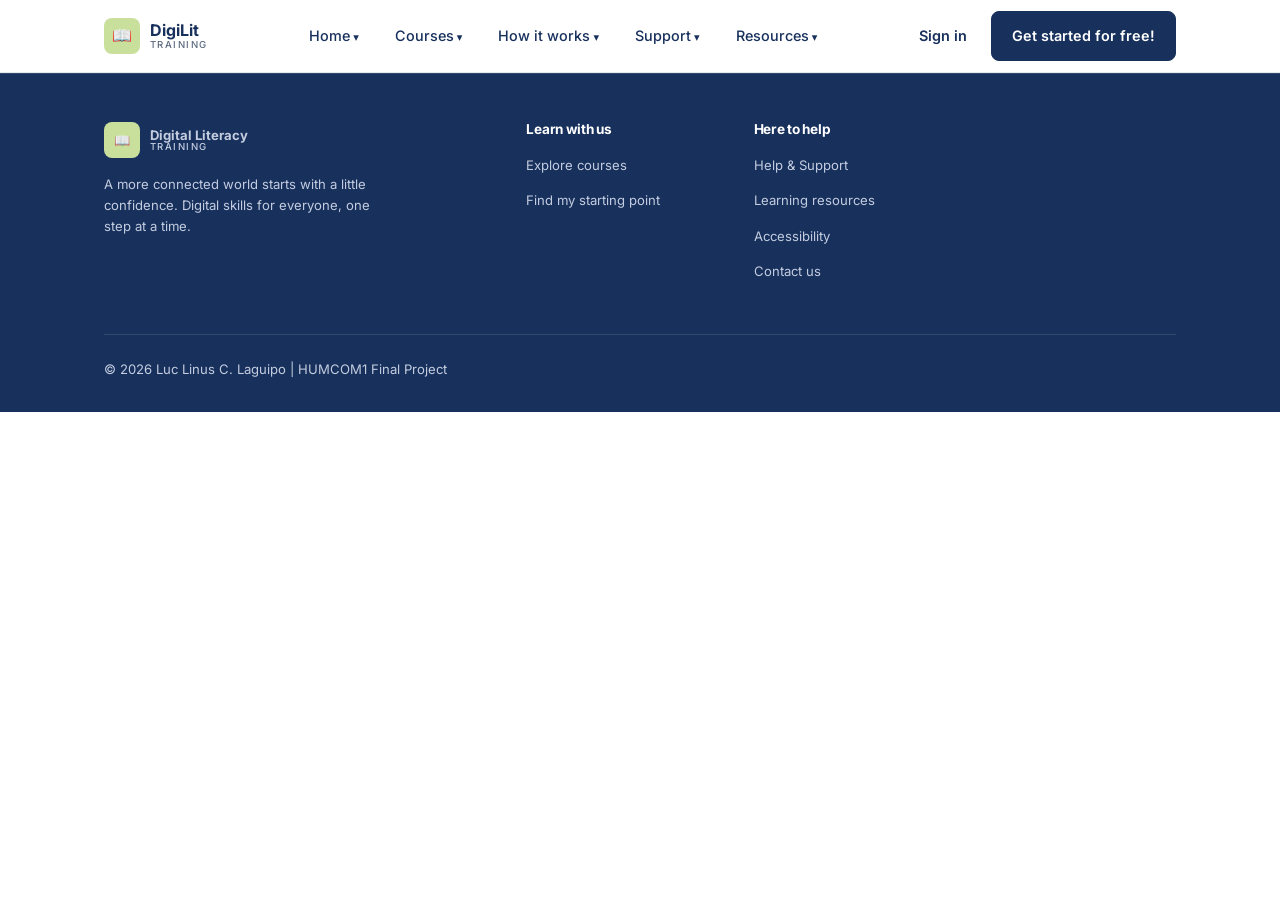
<file: MeetCompu.html>
<!DOCTYPE html>
<html lang="en">
<head>
    <meta charset="UTF-8">
    <meta name="viewport" content="width=device-width, initial-scale=1.0">
    <title>Meet Your Computer | DigiLit Training</title>
    <link rel="preconnect" href="https://fonts.googleapis.com">
    <link rel="stylesheet" href="https://fonts.googleapis.com/css2?family=Inter:wght@400;500;600;700&amp;display=swap">
    <link rel="stylesheet" href="styles.css">
</head>

    <body>
    <a class="skip" href="#main">Skip to main content</a>

    <!-- Navigation Bar and Dropdown Links -->
    <header>
        <div class="wrap bar">
            <a class="brand" href="index.html">
            <span class="logo" aria-hidden="true">&#128214;</span>
            <span>DigiLit<small>TRAINING</small></span>
            </a>
            <nav aria-label="Main">
            <ul class="menu">
                <li>
                <a href="index.html" class = "Nav">Home</a>
                <ul class="sub">
                    <li><a href="index.html" class="Nav">Back to Home Page</a></li>
                </ul>
            <li>
              <a href="courses.html" class="Nav">Courses</a>
              <ul class="sub">
                <li><a href="course1gettingstarted.html">Getting started</a></li>
                <li><a href="course1everydaylife.html">Everyday life</a></li>
                <li><a href="course1work&opp.html">Work &amp; opportunity</a></li>
              </ul>
            </li>
                <li>
                <a href="start.html" class="Nav">How it works</a>
                <ul class="sub">
                    <li><a href="start.html">Find your starting point</a></li>
                    <li><a href="courses.html">Try a free lesson</a></li>
                    <li><a href="faq.html">Celebrate your progress</a></li>
                </ul>
                </li>
                <li>
                <a href="support.html" class="Nav">Support</a>
                <ul class="sub">
                    <li><a href="support.html">Help &amp; Support</a></li>
                </ul>
                </li>
                <li>
                <a href="faq.html" class="Nav">Resources</a>
                <ul class="sub">
                    <li><a href="faq.html">FAQ</a></li>
                    <li><a href="support.html">Accessibility</a></li>
                </ul>
                </li>
            </ul>
            </nav>
            <div class="acct">
            <a href="sign_in.html">Sign in</a>
            <a class="btn" href="start.html">Get started for free!</a>
            </div>
        </div>
        </header>

        <!-- Footer (Universal in all pages) -->
        <footer>
        <div class="wrap">
            <div class="cols">
            <div class="brand-col">
                <a class="brand" href="index.html">
                <span class="logo" aria-hidden="true">&#128214;</span>
                <span>Digital Literacy<small style="color:#c4cde0">TRAINING</small></span>
                </a>
                <p style="margin:16px 0;max-width:17rem">
                A more connected world starts with a little confidence. Digital skills for everyone,
                one step at a time.
                </p>
            </div>
            <nav aria-label="Learn with us">
                <h3>Learn with us</h3>
                <ul>
                <li><a href="courses.html">Explore courses</a></li>
                <li><a href="start.html">Find my starting point</a></li>
                </ul>
            </nav>
            <nav aria-label="Here to help">
                <h3>Here to help</h3>
                <ul>
                <li><a href="support.html">Help &amp; Support</a></li>
                <li><a href="faq.html">Learning resources</a></li>
                <li><a href="support.html">Accessibility</a></li>
                <li><a href="support.html">Contact us</a></li>
                </ul>
            </nav>
            </div>
            <div class="legal">
            <p>&copy; 2026 Luc Linus C. Laguipo | HUMCOM1 Final Project</p>
            </div>
        </div>
        </footer>
    </body>
</html>
</file>
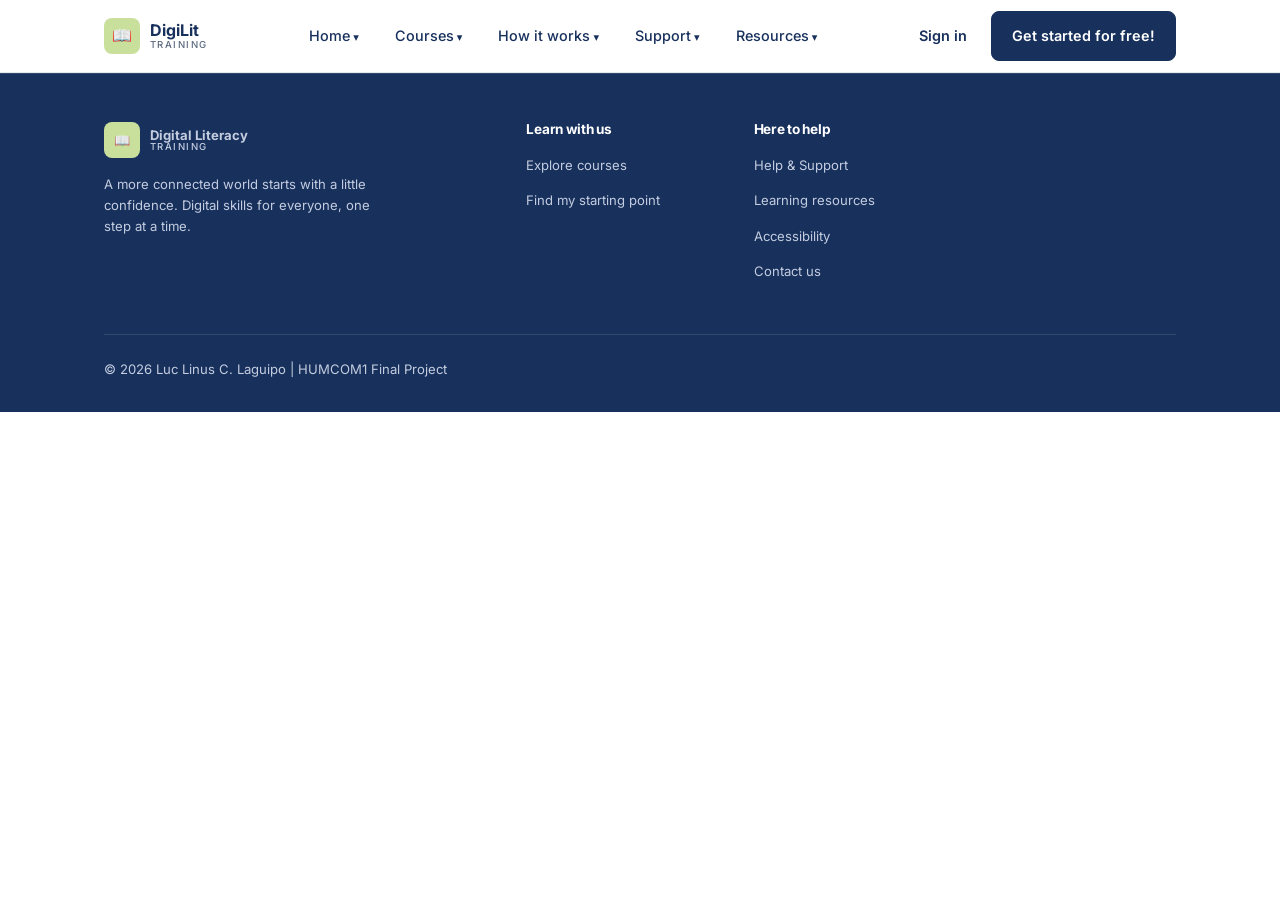
<file: safety.html>
<!DOCTYPE html>
<html lang="en">
<head>
    <meta charset="UTF-8">
    <meta name="viewport" content="width=device-width, initial-scale=1.0">
    <title>Safety in the Web | DigiLit Training</title>
    <link rel="preconnect" href="https://fonts.googleapis.com">
    <link rel="stylesheet" href="https://fonts.googleapis.com/css2?family=Inter:wght@400;500;600;700&amp;display=swap">
    <link rel="stylesheet" href="styles.css">
</head>

    <body>
    <a class="skip" href="#main">Skip to main content</a>

    <!-- Navigation Bar and Dropdown Links -->
    <header>
        <div class="wrap bar">
            <a class="brand" href="index.html">
            <span class="logo" aria-hidden="true">&#128214;</span>
            <span>DigiLit<small>TRAINING</small></span>
            </a>
            <nav aria-label="Main">
            <ul class="menu">
                <li>
                <a href="index.html" class = "Nav">Home</a>
                <ul class="sub">
                    <li><a href="index.html" class="Nav">Back to Home Page</a></li>
                </ul>
            <li>
              <a href="courses.html" class="Nav">Courses</a>
              <ul class="sub">
                <li><a href="course1gettingstarted.html">Getting started</a></li>
                <li><a href="course1everydaylife.html">Everyday life</a></li>
                <li><a href="course1work&opp.html">Work &amp; opportunity</a></li>
              </ul>
            </li>
                <li>
                <a href="start.html" class="Nav">How it works</a>
                <ul class="sub">
                    <li><a href="start.html">Find your starting point</a></li>
                    <li><a href="courses.html">Try a free lesson</a></li>
                    <li><a href="faq.html">Celebrate your progress</a></li>
                </ul>
                </li>
                <li>
                <a href="support.html" class="Nav">Support</a>
                <ul class="sub">
                    <li><a href="support.html">Help &amp; Support</a></li>
                </ul>
                </li>
                <li>
                <a href="faq.html" class="Nav">Resources</a>
                <ul class="sub">
                    <li><a href="faq.html">FAQ</a></li>
                    <li><a href="support.html">Accessibility</a></li>
                </ul>
                </li>
            </ul>
            </nav>
            <div class="acct">
            <a href="sign_in.html">Sign in</a>
            <a class="btn" href="start.html">Get started for free!</a>
            </div>
        </div>
        </header>

        <!-- Footer (Universal in all pages) -->
        <footer>
        <div class="wrap">
            <div class="cols">
            <div class="brand-col">
                <a class="brand" href="index.html">
                <span class="logo" aria-hidden="true">&#128214;</span>
                <span>Digital Literacy<small style="color:#c4cde0">TRAINING</small></span>
                </a>
                <p style="margin:16px 0;max-width:17rem">
                A more connected world starts with a little confidence. Digital skills for everyone,
                one step at a time.
                </p>
            </div>
            <nav aria-label="Learn with us">
                <h3>Learn with us</h3>
                <ul>
                <li><a href="courses.html">Explore courses</a></li>
                <li><a href="start.html">Find my starting point</a></li>
                </ul>
            </nav>
            <nav aria-label="Here to help">
                <h3>Here to help</h3>
                <ul>
                <li><a href="support.html">Help &amp; Support</a></li>
                <li><a href="faq.html">Learning resources</a></li>
                <li><a href="support.html">Accessibility</a></li>
                <li><a href="support.html">Contact us</a></li>
                </ul>
            </nav>
            </div>
            <div class="legal">
            <p>&copy; 2026 Luc Linus C. Laguipo | HUMCOM1 Final Project</p>
            </div>
        </div>
        </footer>
    </body>
</html>
</file>
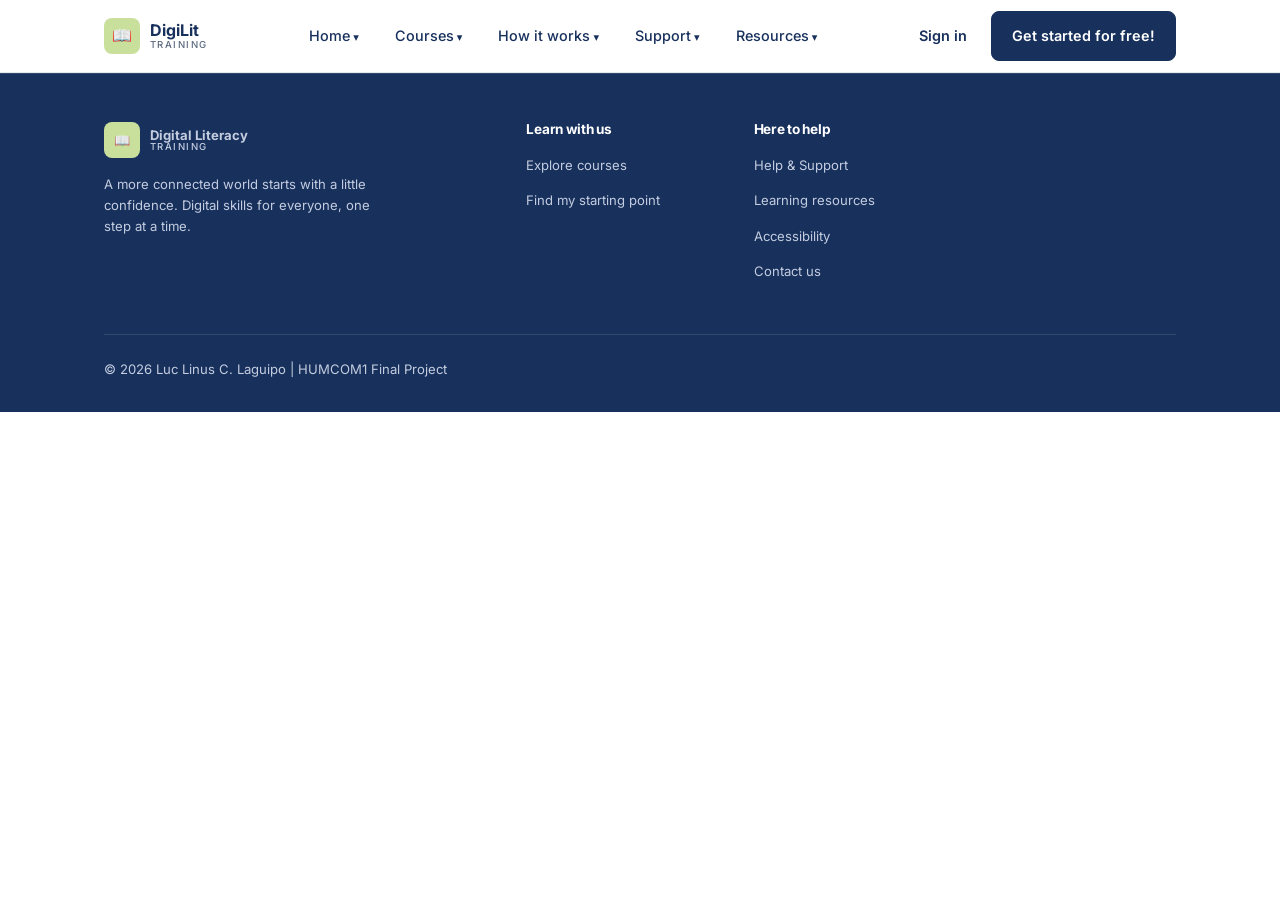
<file: sign_in.html>
<!DOCTYPE html>
<html lang="en">
<head>
    <meta charset="UTF-8">
    <meta name="viewport" content="width=device-width, initial-scale=1.0">
    <title>Sign In | DigiLit Training</title>
    <link rel="preconnect" href="https://fonts.googleapis.com">
    <link rel="stylesheet" href="https://fonts.googleapis.com/css2?family=Inter:wght@400;500;600;700&amp;display=swap">
    <link rel="stylesheet" href="styles.css">
</head>

    <body>
    <a class="skip" href="#main">Skip to main content</a>

    <!-- Navigation Bar and Dropdown Links -->
    <header>
        <div class="wrap bar">
            <a class="brand" href="index.html">
            <span class="logo" aria-hidden="true">&#128214;</span>
            <span>DigiLit<small>TRAINING</small></span>
            </a>
            <nav aria-label="Main">
            <ul class="menu">
                <li>
                <a href="index.html" class = "Nav">Home</a>
                <ul class="sub">
                    <li><a href="index.html" class="Nav">Back to Home Page</a></li>
                </ul>
                </li>
                <li>
                <a href="courses.html" class="Nav">Courses</a>
                <ul class="sub">
                    <li><a href="index.html">Getting started</a></li>
                    <li><a href="courses.html">Everyday life</a></li>
                    <li><a href="courses.html">Work &amp; opportunity</a></li>
                </ul>
                </li>
                <li>
                <a href="start.html" class="Nav">How it works</a>
                <ul class="sub">
                    <li><a href="start.html">Find your starting point</a></li>
                    <li><a href="courses.html">Try a free lesson</a></li>
                    <li><a href="faq.html">Celebrate your progress</a></li>
                </ul>
                </li>
                <li>
                <a href="support.html" class="Nav">Support</a>
                <ul class="sub">
                    <li><a href="support.html">Help &amp; Support</a></li>
                </ul>
                </li>
                <li>
                <a href="faq.html" class="Nav">Resources</a>
                <ul class="sub">
                    <li><a href="faq.html">FAQ</a></li>
                    <li><a href="support.html">Accessibility</a></li>
                </ul>
                </li>
            </ul>
            </nav>
            <div class="acct">
            <a href="sign_in.html">Sign in</a>
            <a class="btn" href="start.html">Get started for free!</a>
            </div>
        </div>
        </header>

        <!-- Footer (Universal in all pages) -->
        <footer>
        <div class="wrap">
            <div class="cols">
            <div class="brand-col">
                <a class="brand" href="index.html">
                <span class="logo" aria-hidden="true">&#128214;</span>
                <span>Digital Literacy<small style="color:#c4cde0">TRAINING</small></span>
                </a>
                <p style="margin:16px 0;max-width:17rem">
                A more connected world starts with a little confidence. Digital skills for everyone,
                one step at a time.
                </p>
            </div>
            <nav aria-label="Learn with us">
                <h3>Learn with us</h3>
                <ul>
                <li><a href="courses.html">Explore courses</a></li>
                <li><a href="start.html">Find my starting point</a></li>
                </ul>
            </nav>
            <nav aria-label="Here to help">
                <h3>Here to help</h3>
                <ul>
                <li><a href="support.html">Help &amp; Support</a></li>
                <li><a href="faq.html">Learning resources</a></li>
                <li><a href="support.html">Accessibility</a></li>
                <li><a href="support.html">Contact us</a></li>
                </ul>
            </nav>
            </div>
            <div class="legal">
            <p>&copy; 2026 Luc Linus C. Laguipo | HUMCOM1 Final Project</p>
            </div>
        </div>
        </footer>
    </body>
</html>
</file>
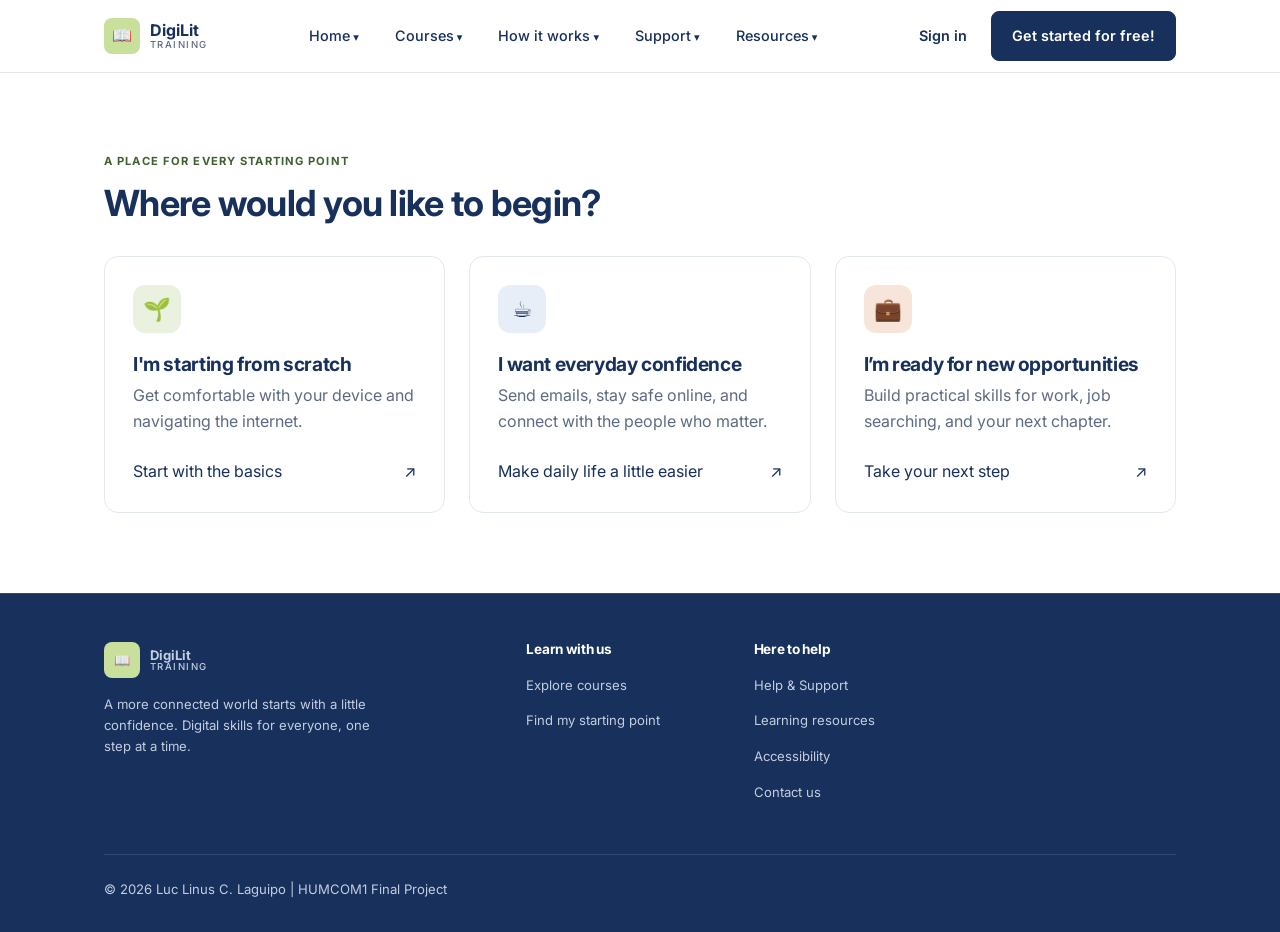
<file: start.html>
<!DOCTYPE html>
<html lang="en">
  <head>
    <meta charset="UTF-8">
    <meta name="viewport" content="width=device-width, initial-scale=1">
    <title>Where would you like to begin? | DigiLit Training</title>
    <link rel="preconnect" href="https://fonts.googleapis.com">
    <link rel="stylesheet" href="https://fonts.googleapis.com/css2?family=Inter:wght@400;500;600;700&amp;display=swap">
    <link rel="stylesheet" href="styles.css">
  </head>

  <body>
    <a class="skip" href="#main">Skip to main content</a>

    <!-- Navigation Bar and Dropdown Links -->
    <header>
      <div class="wrap bar">
        <a class="brand" href="index.html">
          <span class="logo" aria-hidden="true">&#128214;</span>
          <span>DigiLit<small>TRAINING</small></span>
        </a>
        <nav aria-label="Main">
          <ul class="menu">
            <li>
              <a href="index.html" class = "Nav">Home</a>
              <ul class="sub">
                <li><a href="index.html" class="Nav">Back to Home Page</a></li>
              </ul>
            </li>
            <li>
              <a href="courses.html" class="Nav">Courses</a>
              <ul class="sub">
                <li><a href="index.html">Getting started</a></li>
                <li><a href="courses.html">Everyday life</a></li>
                <li><a href="courses.html">Work &amp; opportunity</a></li>
              </ul>
            </li>
            <li>
              <a href="start.html" class="Nav">How it works</a>
              <ul class="sub">
                <li><a href="start.html">Find your starting point</a></li>
                <li><a href="courses.html">Try a free lesson</a></li>
                <li><a href="faq.html">Celebrate your progress</a></li>
              </ul>
            </li>
            <li>
              <a href="support.html" class="Nav">Support</a>
              <ul class="sub">
                <li><a href="support.html">Help &amp; Support</a></li>
              </ul>
            </li>
            <li>
              <a href="faq.html" class="Nav">Resources</a>
              <ul class="sub">
                <li><a href="faq.html">FAQ</a></li>
                <li><a href="support.html">Accessibility</a></li>
              </ul>
            </li>
          </ul>
        </nav>
        <div class="acct">
          <a href="sign_in.html">Sign in</a>
          <a class="btn" href="start.html">Get started for free!</a>
        </div>
      </div>
    </header>

    <main id="main">
      <!-- Starting points: three paths for new learners -->
      <section class="start" id="start" aria-labelledby="start-title">
        <div class="wrap">
          <div class="head">
            <div>
              <p class="eyebrow">A place for every starting point</p>
              <h2 id="start-title">Where would you like to begin?</h2>
            </div>
          </div>
          <div class="cards">
            <article class="card">
              <span class="ico c-sage" aria-hidden="true">&#127793;</span>
              <h3>I'm starting from scratch</h3>
              <p>Get comfortable with your device and navigating the internet.</p>
              <a class="link" href="courses.html">
                Start with the basics <span aria-hidden="true">&#8599;</span>
              </a>
            </article>
            <article class="card">
              <span class="ico c-blue" aria-hidden="true">&#9749;</span>
              <h3>I want everyday confidence</h3>
              <p>Send emails, stay safe online, and connect with the people who matter.</p>
              <a class="link" href="courses.html">
                Make daily life a little easier <span aria-hidden="true">&#8599;</span>
              </a>
            </article>
            <article class="card">
              <span class="ico c-peach" aria-hidden="true">&#128188;</span>
              <h3>I&rsquo;m ready for new opportunities</h3>
              <p>Build practical skills for work, job searching, and your next chapter.</p>
              <a class="link" href="courses.html">
                Take your next step <span aria-hidden="true">&#8599;</span>
              </a>
            </article>
          </div>
        </div>
      </section>
    </main>

    <!-- Footer (Universal in all pages) -->
    <footer>
      <div class="wrap">
        <div class="cols">
          <div class="brand-col">
            <a class="brand" href="index.html">
              <span class="logo" aria-hidden="true">&#128214;</span>
              <span>DigiLit<small style="color:#c4cde0">TRAINING</small></span>
            </a>
            <p style="margin:16px 0;max-width:17rem">
              A more connected world starts with a little confidence. Digital skills for everyone,
              one step at a time.
            </p>
          </div>
          <nav aria-label="Learn with us">
            <h3>Learn with us</h3>
            <ul>
              <li><a href="courses.html">Explore courses</a></li>
              <li><a href="start.html">Find my starting point</a></li>
            </ul>
          </nav>
          <nav aria-label="Here to help">
            <h3>Here to help</h3>
            <ul>
              <li><a href="support.html">Help &amp; Support</a></li>
              <li><a href="faq.html">Learning resources</a></li>
              <li><a href="support.html">Accessibility</a></li>
              <li><a href="support.html">Contact us</a></li>
            </ul>
          </nav>
        </div>
        <div class="legal">
          <p>&copy; 2026 Luc Linus C. Laguipo | HUMCOM1 Final Project</p>
        </div>
      </div>
    </footer>
  </body>
</html>
</file>
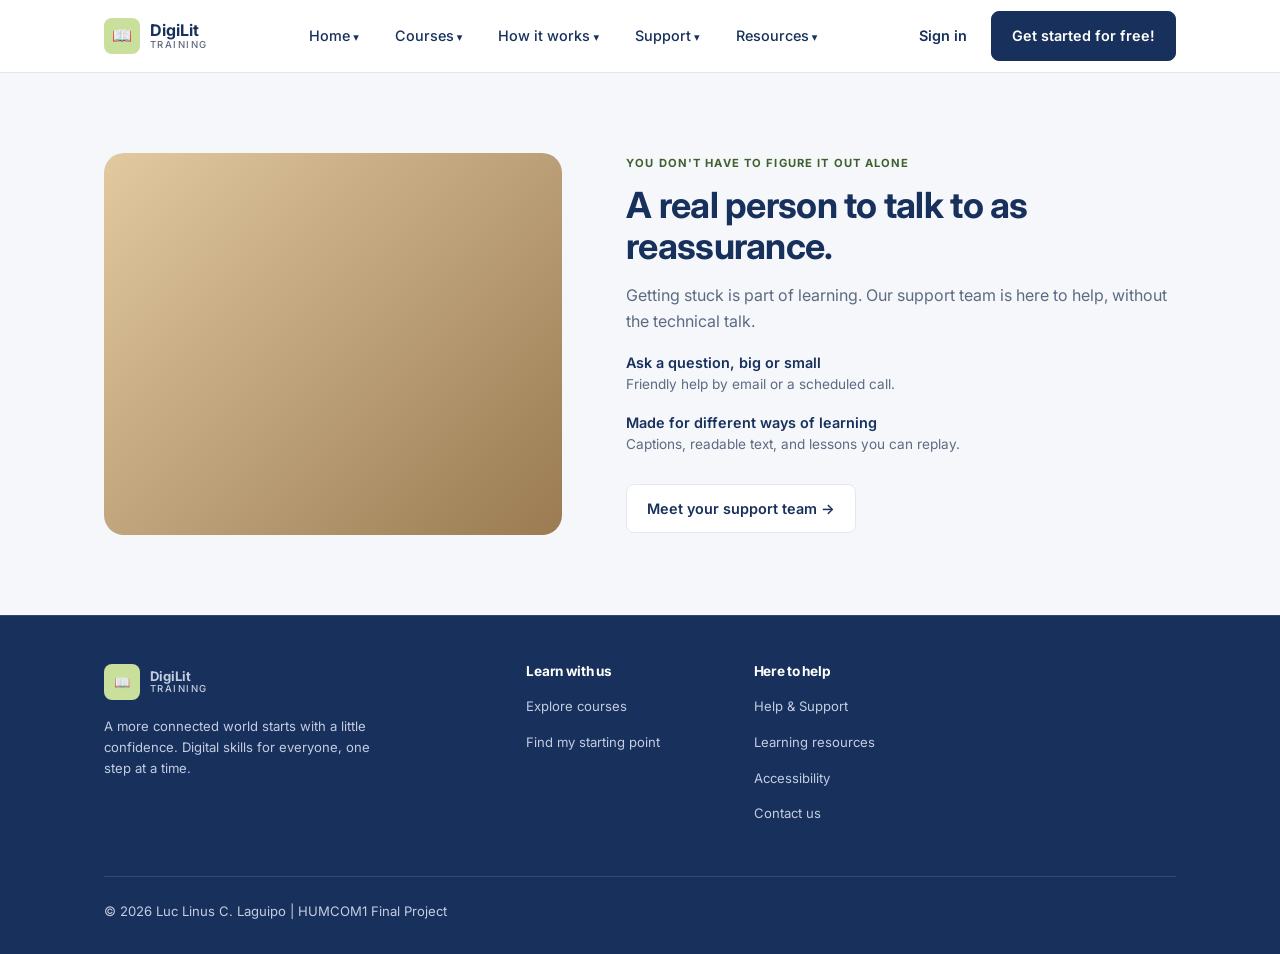
<file: support.html>
<!DOCTYPE html>
<html lang="en">
  <head>
    <meta charset="UTF-8">
    <meta name="viewport" content="width=device-width, initial-scale=1">
    <title>Support | DigiLit Training</title>
    <link rel="preconnect" href="https://fonts.googleapis.com">
    <link rel="stylesheet" href="https://fonts.googleapis.com/css2?family=Inter:wght@400;500;600;700&amp;display=swap">
    <link rel="stylesheet" href="styles.css">
  </head>

  <body>
    <a class="skip" href="#main">Skip to main content</a>

    <!-- Navigation Bar and Dropdown Links -->
    <header>
      <div class="wrap bar">
        <a class="brand" href="index.html">
          <span class="logo" aria-hidden="true">&#128214;</span>
          <span>DigiLit<small>TRAINING</small></span>
        </a>
        <nav aria-label="Main">
          <ul class="menu">
            <li>
              <a href="index.html" class = "Nav">Home</a>
              <ul class="sub">
                <li><a href="index.html" class="Nav">Back to Home Page</a></li>
              </ul>
            </li>
            <li>
              <a href="courses.html" class="Nav">Courses</a>
              <ul class="sub">
                <li><a href="index.html">Getting started</a></li>
                <li><a href="courses.html">Everyday life</a></li>
                <li><a href="courses.html">Work &amp; opportunity</a></li>
              </ul>
            </li>
            <li>
              <a href="start.html" class="Nav">How it works</a>
              <ul class="sub">
                <li><a href="start.html">Find your starting point</a></li>
                <li><a href="courses.html">Try a free lesson</a></li>
                <li><a href="faq.html">Celebrate your progress</a></li>
              </ul>
            </li>
            <li>
              <a href="support.html" class="Nav">Support</a>
              <ul class="sub">
                <li><a href="support.html">Help &amp; Support</a></li>
              </ul>
            </li>
            <li>
              <a href="faq.html" class="Nav">Resources</a>
              <ul class="sub">
                <li><a href="faq.html">FAQ</a></li>
                <li><a href="support.html">Accessibility</a></li>
              </ul>
            </li>
          </ul>
        </nav>
        <div class="acct">
          <a href="sign_in.html">Sign in</a>
          <a class="btn" href="start.html">Get started for free!</a>
        </div>
      </div>
    </header>

    <main id="main">
      <!-- Support team -->
      <section class="support" id="support" aria-labelledby="support-title">
        <div class="wrap">
          <div class="photo" role="img" aria-label="A woman on a video call at her desk">
          </div>
          <div>
            <p class="eyebrow">You don't have to figure it out alone</p>
            <h2 id="support-title">A real person to talk to as reassurance.</h2>
            <p>
              Getting stuck is part of learning. Our support team is here to help, without
              the technical talk.
            </p>
            <ul>
              <li>
                Ask a question, big or small
                <p>Friendly help by email or a scheduled call.</p>
              </li>
              <li>
                Made for different ways of learning
                <p>Captions, readable text, and lessons you can replay.</p>
              </li>
            </ul>
            <a class="btn ghost" href="faq.html">Meet your support team &rarr;</a>
          </div>
        </div>
      </section>

    </main>

    <!-- Footer (Universal in all pages) -->
    <footer>
      <div class="wrap">
        <div class="cols">
          <div class="brand-col">
            <a class="brand" href="index.html">
              <span class="logo" aria-hidden="true">&#128214;</span>
              <span>DigiLit<small style="color:#c4cde0">TRAINING</small></span>
            </a>
            <p style="margin:16px 0;max-width:17rem">
              A more connected world starts with a little confidence. Digital skills for everyone,
              one step at a time.
            </p>
          </div>
          <nav aria-label="Learn with us">
            <h3>Learn with us</h3>
            <ul>
              <li><a href="courses.html">Explore courses</a></li>
              <li><a href="start.html">Find my starting point</a></li>
            </ul>
          </nav>
          <nav aria-label="Here to help">
            <h3>Here to help</h3>
            <ul>
              <li><a href="support.html">Help &amp; Support</a></li>
              <li><a href="faq.html">Learning resources</a></li>
              <li><a href="support.html">Accessibility</a></li>
              <li><a href="support.html">Contact us</a></li>
            </ul>
          </nav>
        </div>
        <div class="legal">
          <p>&copy; 2026 Luc Linus C. Laguipo | HUMCOM1 Final Project</p>
        </div>
      </div>
    </footer>
  </body>
</html>
</file>
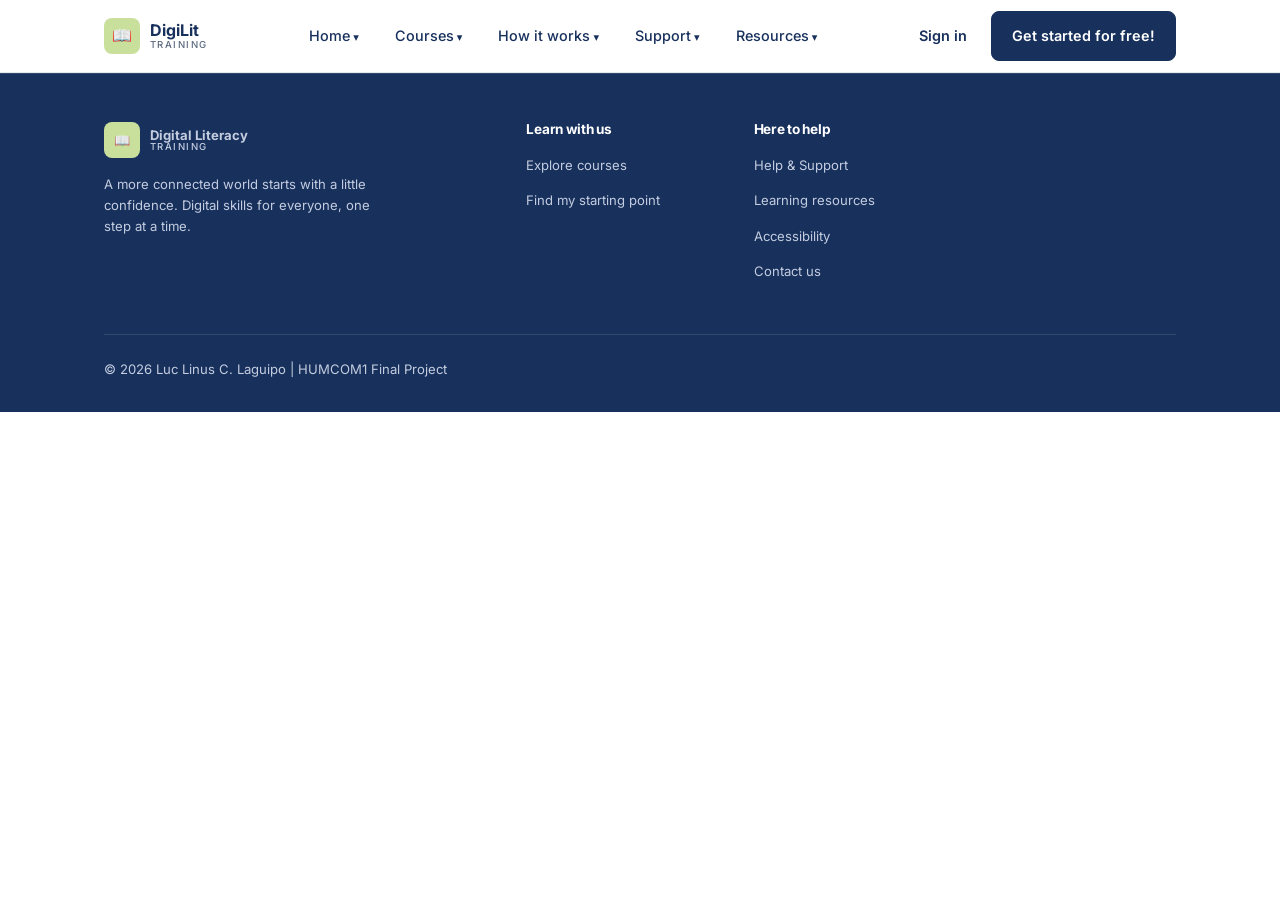
<file: work.html>
<!DOCTYPE html>
<html lang="en">
<head>
    <meta charset="UTF-8">
    <meta name="viewport" content="width=device-width, initial-scale=1.0">
    <title>Work with your Computer | DigiLit Training</title>
    <link rel="preconnect" href="https://fonts.googleapis.com">
    <link rel="stylesheet" href="https://fonts.googleapis.com/css2?family=Inter:wght@400;500;600;700&amp;display=swap">
    <link rel="stylesheet" href="styles.css">
</head>

    <body>
    <a class="skip" href="#main">Skip to main content</a>

    <!-- Navigation Bar and Dropdown Links -->
    <header>
        <div class="wrap bar">
            <a class="brand" href="index.html">
            <span class="logo" aria-hidden="true">&#128214;</span>
            <span>DigiLit<small>TRAINING</small></span>
            </a>
            <nav aria-label="Main">
            <ul class="menu">
                <li>
                <a href="index.html" class = "Nav">Home</a>
                <ul class="sub">
                    <li><a href="index.html" class="Nav">Back to Home Page</a></li>
                </ul>
            <li>
              <a href="courses.html" class="Nav">Courses</a>
              <ul class="sub">
                <li><a href="course1gettingstarted.html">Getting started</a></li>
                <li><a href="course1everydaylife.html">Everyday life</a></li>
                <li><a href="course1work&opp.html">Work &amp; opportunity</a></li>
              </ul>
            </li>
                <li>
                <a href="start.html" class="Nav">How it works</a>
                <ul class="sub">
                    <li><a href="start.html">Find your starting point</a></li>
                    <li><a href="courses.html">Try a free lesson</a></li>
                    <li><a href="faq.html">Celebrate your progress</a></li>
                </ul>
                </li>
                <li>
                <a href="support.html" class="Nav">Support</a>
                <ul class="sub">
                    <li><a href="support.html">Help &amp; Support</a></li>
                </ul>
                </li>
                <li>
                <a href="faq.html" class="Nav">Resources</a>
                <ul class="sub">
                    <li><a href="faq.html">FAQ</a></li>
                    <li><a href="support.html">Accessibility</a></li>
                </ul>
                </li>
            </ul>
            </nav>
            <div class="acct">
            <a href="sign_in.html">Sign in</a>
            <a class="btn" href="start.html">Get started for free!</a>
            </div>
        </div>
        </header>

        <!-- Footer (Universal in all pages) -->
        <footer>
        <div class="wrap">
            <div class="cols">
            <div class="brand-col">
                <a class="brand" href="index.html">
                <span class="logo" aria-hidden="true">&#128214;</span>
                <span>Digital Literacy<small style="color:#c4cde0">TRAINING</small></span>
                </a>
                <p style="margin:16px 0;max-width:17rem">
                A more connected world starts with a little confidence. Digital skills for everyone,
                one step at a time.
                </p>
            </div>
            <nav aria-label="Learn with us">
                <h3>Learn with us</h3>
                <ul>
                <li><a href="courses.html">Explore courses</a></li>
                <li><a href="start.html">Find my starting point</a></li>
                </ul>
            </nav>
            <nav aria-label="Here to help">
                <h3>Here to help</h3>
                <ul>
                <li><a href="support.html">Help &amp; Support</a></li>
                <li><a href="faq.html">Learning resources</a></li>
                <li><a href="support.html">Accessibility</a></li>
                <li><a href="support.html">Contact us</a></li>
                </ul>
            </nav>
            </div>
            <div class="legal">
            <p>&copy; 2026 Luc Linus C. Laguipo | HUMCOM1 Final Project</p>
            </div>
        </div>
        </footer>
    </body>
</html>
</file>
<file: styles.css>
/* ==========================================================
   Color variables
   ========================================================== */
:root {
  --navy: #17305c;
  --lime: #c8e09b;
  --cream: #f6f4ec;
  --mist: #f5f7fa;
  --green: #3f6130;
  --muted: #5d6b82;
  --line: #e3e8ef;
  --blue: #e7eef8;
  --sage: #eaf2df;
  --peach: #f6e5d8;
  --lav: #ece8f2;
}

/* ==========================================================
   Base styles
   ========================================================== */
* {
  box-sizing: border-box;
  margin: 0;
}

body {
  font-family: Inter, system-ui, -apple-system, "Segoe UI", Roboto, sans-serif;
  color: var(--navy);
  line-height: 1.6;
  background: #fff;
}

a {
  color: inherit;
  text-decoration: none;
}

ul {
  list-style: none;
  padding: 0;
}

:focus-visible {
  outline: 3px solid #2f6fed;
  outline-offset: 2px;
}

.skip {
  position: absolute;
  left: -999px;
}

.skip:focus {
  left: 8px;
  top: 8px;
  background: #fff;
  padding: 8px 12px;
  z-index: 20;
}

.wrap {
  max-width: 1120px;
  margin: 0 auto;
  padding: 0 24px;
}

section {
  padding: 80px 0;
}

h1,
h2,
h3 {
  line-height: 1.15;
  letter-spacing: -.02em;
}

h2 {
  font-size: 2.25rem;
}

p {
  color: var(--muted);
}

/* ==========================================================
   Shared components: labels, buttons, links
   ========================================================== */
.eyebrow {
  font-size: .7rem;
  font-weight: 700;
  letter-spacing: .1em;
  text-transform: uppercase;
  color: var(--green);
  margin-bottom: 12px;
}

.btn {
  display: inline-flex;
  align-items: center;
  gap: 8px;
  padding: 12px 20px;
  border-radius: 8px;
  font-weight: 600;
  font-size: .9rem;
  border: 1px solid var(--navy);
  background: var(--navy);
  color: #fff;
}

.btn.lime {
  background: var(--lime);
  border-color: var(--lime);
  color: var(--navy);
}

.btn.ghost {
  background: #fff;
  color: var(--navy);
  border-color: var(--line);
}

/* ==========================================================
   Header + hover dropdown
   ========================================================== */
header {
  background: #fff;
  border-bottom: 1px solid var(--line);
}

.bar {
  display: flex;
  align-items: center;
  justify-content: space-between;
  height: 72px;
}

.brand {
  display: flex;
  align-items: center;
  gap: 10px;
  font-weight: 700;
  line-height: 1.1;
}

.brand small {
  display: block;
  font-size: .6rem;
  letter-spacing: .15em;
  color: var(--muted);
  font-weight: 500;
}

.logo {
  width: 36px;
  height: 36px;
  border-radius: 8px;
  background: var(--lime);
  display: grid;
  place-items: center;
}

.menu {
  display: flex;
  gap: 8px;
}

.Nav:hover {
  background-color: #c8e09b;
}

.menu > li {
  position: relative;
}

.menu > li > a {
  display: block;
  padding: 24px 14px;
  font-size: .9rem;
  font-weight: 500;
}

.menu > li > a::after {
  content: " \25BE";
  font-size: .7rem;
}

.sub {
  position: absolute;
  top: 100%;
  left: 0;
  min-width: 230px;
  background: #fff;
  border: 1px solid var(--line);
  border-radius: 12px;
  padding: 8px;
  box-shadow: 0 12px 32px rgba(23, 48, 92, .14);
  opacity: 0;
  visibility: hidden;
  transform: translateY(6px);
  transition: opacity .15s, transform .15s, visibility .15s;
  z-index: 10;
}

.menu > li:hover .sub,
.menu > li:focus-within .sub {
  opacity: 1;
  visibility: visible;
  transform: none;
}

.sub a {
  display: block;
  padding: 10px 12px;
  border-radius: 8px;
  font-size: .88rem;
}

.sub a:hover,
.sub a:focus {
  background: var(--sage);
}

.acct {
  display: flex;
  align-items: center;
  gap: 24px;
  font-size: .9rem;
  font-weight: 600;
}

/* ==========================================================
   Hero
   ========================================================== */
.hero {
  background: var(--navy);
  color: #fff;
  padding: 64px 0 72px;
}

.hero .wrap {
  display: grid;
  grid-template-columns: 1fr 1fr;
  gap: 56px;
  align-items: center;
}

.hero h1 {
  font-size: 3.6rem;
  margin-bottom: 24px;
}

.hero h1 span {
  color: var(--lime);
}

.hero p {
  color: #c4cde0;
  font-size: 1.05rem;
  max-width: 30rem;
  margin-bottom: 28px;
}

.hero .eyebrow {
  color: var(--lime);
}

.actions {
  display: flex;
  gap: 24px;
  align-items: center;
  margin-bottom: 24px;
}

.hero small {
  color: #c4cde0;
  font-size: .8rem;
}

.photo {
  position: relative;
  border-radius: 20px;
  background: linear-gradient(135deg, #d9c8a2, #8fa083 60%, #5f7a66);
  overflow: hidden;
}

.hero .photo {
  aspect-ratio: 1.1;
}

.badge {
  position: absolute;
  background: #fff;
  color: var(--navy);
  border-radius: 12px;
  padding: 10px 16px;
  font-size: .8rem;
  font-weight: 600;
}

.badge small {
  display: block;
  color: var(--muted);
  font-weight: 400;
}

/* ==========================================================
   Cards
   ========================================================== */
.head {
  display: flex;
  justify-content: space-between;
  align-items: end;
  gap: 32px;
  margin-bottom: 32px;
}

.head p {
  max-width: 22rem;
}

.cards {
  display: grid;
  grid-template-columns: repeat(3, 1fr);
  gap: 24px;
}

.card {
  background: #fff;
  border: 1px solid var(--line);
  border-radius: 14px;
}

.start .card {
  padding: 28px;
}

.start .card h3 {
  font-size: 1.2rem;
  margin: 20px 0 8px;
}

.start .card .link {
  display: flex;
  justify-content: space-between;
  margin-top: 24px;
}

.ico {
  width: 48px;
  height: 48px;
  border-radius: 12px;
  display: grid;
  place-items: center;
  font-size: 1.4rem;
}

.courses {
  background: var(--mist);
}

.courses h2 {
  margin-bottom: 8px;
}

.pills {
  display: flex;
  gap: 8px;
  margin-bottom: 24px;
}

.pills a {
  padding: 6px 14px;
  border: 1px solid var(--line);
  border-radius: 99px;
  background: #fff;
  font-size: .78rem;
}

.pills a.on {
  background: var(--navy);
  color: #fff;
  border-color: var(--navy);
}

.course {
  overflow: hidden;
}

.thumb {
  height: 150px;
  display: grid;
  place-content: center;
  justify-items: center;
  gap: 12px;
  font-size: .75rem;
  font-weight: 600;
  background-image: repeating-radial-gradient(circle at 50% 40%, transparent 0 56px, rgba(255, 255, 255, .7) 57px 58px);
}

.tile {
  width: 56px;
  height: 56px;
  border-radius: 14px;
  background: #fff;
  display: grid;
  place-items: center;
  font-size: 1.5rem;
}

.c-blue {
  background-color: var(--blue);
}

.c-sage {
  background-color: var(--sage);
}

.c-peach {
  background-color: var(--peach);
}

.c-lav {
  background-color: var(--lav);
}

.body {
  padding: 20px 24px 24px;
}

.meta {
  display: flex;
  justify-content: space-between;
  font-size: .7rem;
  color: var(--green);
  font-weight: 600;
}

.body h3 {
  font-size: 1.15rem;
  margin: 10px 0 6px;
}

.body p {
  font-size: .85rem;
}

.facts {
  font-size: .75rem;
  color: var(--muted);
  margin: 14px 0;
}

.body .more {
  display: flex;
  justify-content: space-between;
  border-top: 1px solid var(--line);
  padding-top: 14px;
  font-weight: 600;
  font-size: .88rem;
}

/* ==========================================================
   Support
   ========================================================== */
.support {
  background: var(--mist);
}

.support .wrap {
  display: grid;
  grid-template-columns: 5fr 6fr;
  gap: 64px;
  align-items: center;
}

.support .photo {
  aspect-ratio: 1.2;
  background: linear-gradient(135deg, #e2c9a0, #9a7b52);
}

.support h2 {
  margin-bottom: 16px;
}

.support li {
  margin-top: 16px;
  font-weight: 600;
  font-size: .9rem;
}

.support li p {
  font-weight: 400;
  font-size: .85rem;
}

.support .btn {
  margin-top: 28px;
}

/* ==========================================================
   FAQ
   ========================================================== */
.faq .wrap {
  display: grid;
  grid-template-columns: 1fr 2fr;
  gap: 64px;
}

.faq h2 {
  margin-bottom: 16px;
}

.faq .link {
  display: inline-block;
  margin-top: 24px;
}

details {
  border-bottom: 1px solid var(--line);
  padding: 20px 0;
}

details:first-child {
  border-top: 1px solid var(--line);
}

summary {
  display: flex;
  justify-content: space-between;
  cursor: pointer;
  font-weight: 600;
  list-style: none;
}

summary::-webkit-details-marker {
  display: none;
}

summary::after {
  content: "+";
  font-weight: 400;
  font-size: 1.3rem;
  line-height: 1;
}

details[open] summary::after {
  content: "\2212";
}

details p {
  margin-top: 12px;
  font-size: .9rem;
}

/* ==========================================================
   CTA + footer
   ========================================================== */

footer {
  background: var(--navy);
  color: #fff;
  padding: 48px 0 32px;
}

footer p,
footer a {
  color: #c4cde0;
  font-size: .82rem;
}

.cols {
  display: grid;
  grid-template-columns: 2fr 1fr 1fr 1fr;
  gap: 32px;
  padding-bottom: 40px;
  border-bottom: 1px solid rgba(255, 255, 255, .12);
}

footer h3 {
  font-size: .85rem;
  margin-bottom: 14px;
}

footer li {
  margin-bottom: 10px;
}

footer .brand p {
  margin: 16px 0;
  max-width: 17rem;
}

.social {
  display: flex;
  gap: 10px;
}

.social a {
  width: 32px;
  height: 32px;
  border: 1px solid rgba(255, 255, 255, .2);
  border-radius: 50%;
  display: grid;
  place-items: center;
  font-size: .7rem;
}

.legal {
  display: flex;
  justify-content: space-between;
  padding-top: 24px;
}

.legal ul {
  display: flex;
  gap: 24px;
}

/* ==========================================================
   Respect reduced-motion settings
   ========================================================== */
@media (prefers-reduced-motion: reduce) {
  * {
    transition: none !important;
  }
}

/* ==========================================================
   Multi-page layout: keeps the footer at the bottom of short
   pages and separates it from the navy hero on the home page
   ========================================================== */
body {
  display: flex;
  flex-direction: column;
  min-height: 100vh;
}

main {
  flex: 1;
}

footer {
  border-top: 1px solid rgba(255, 255, 255, .12);
}
</file>
